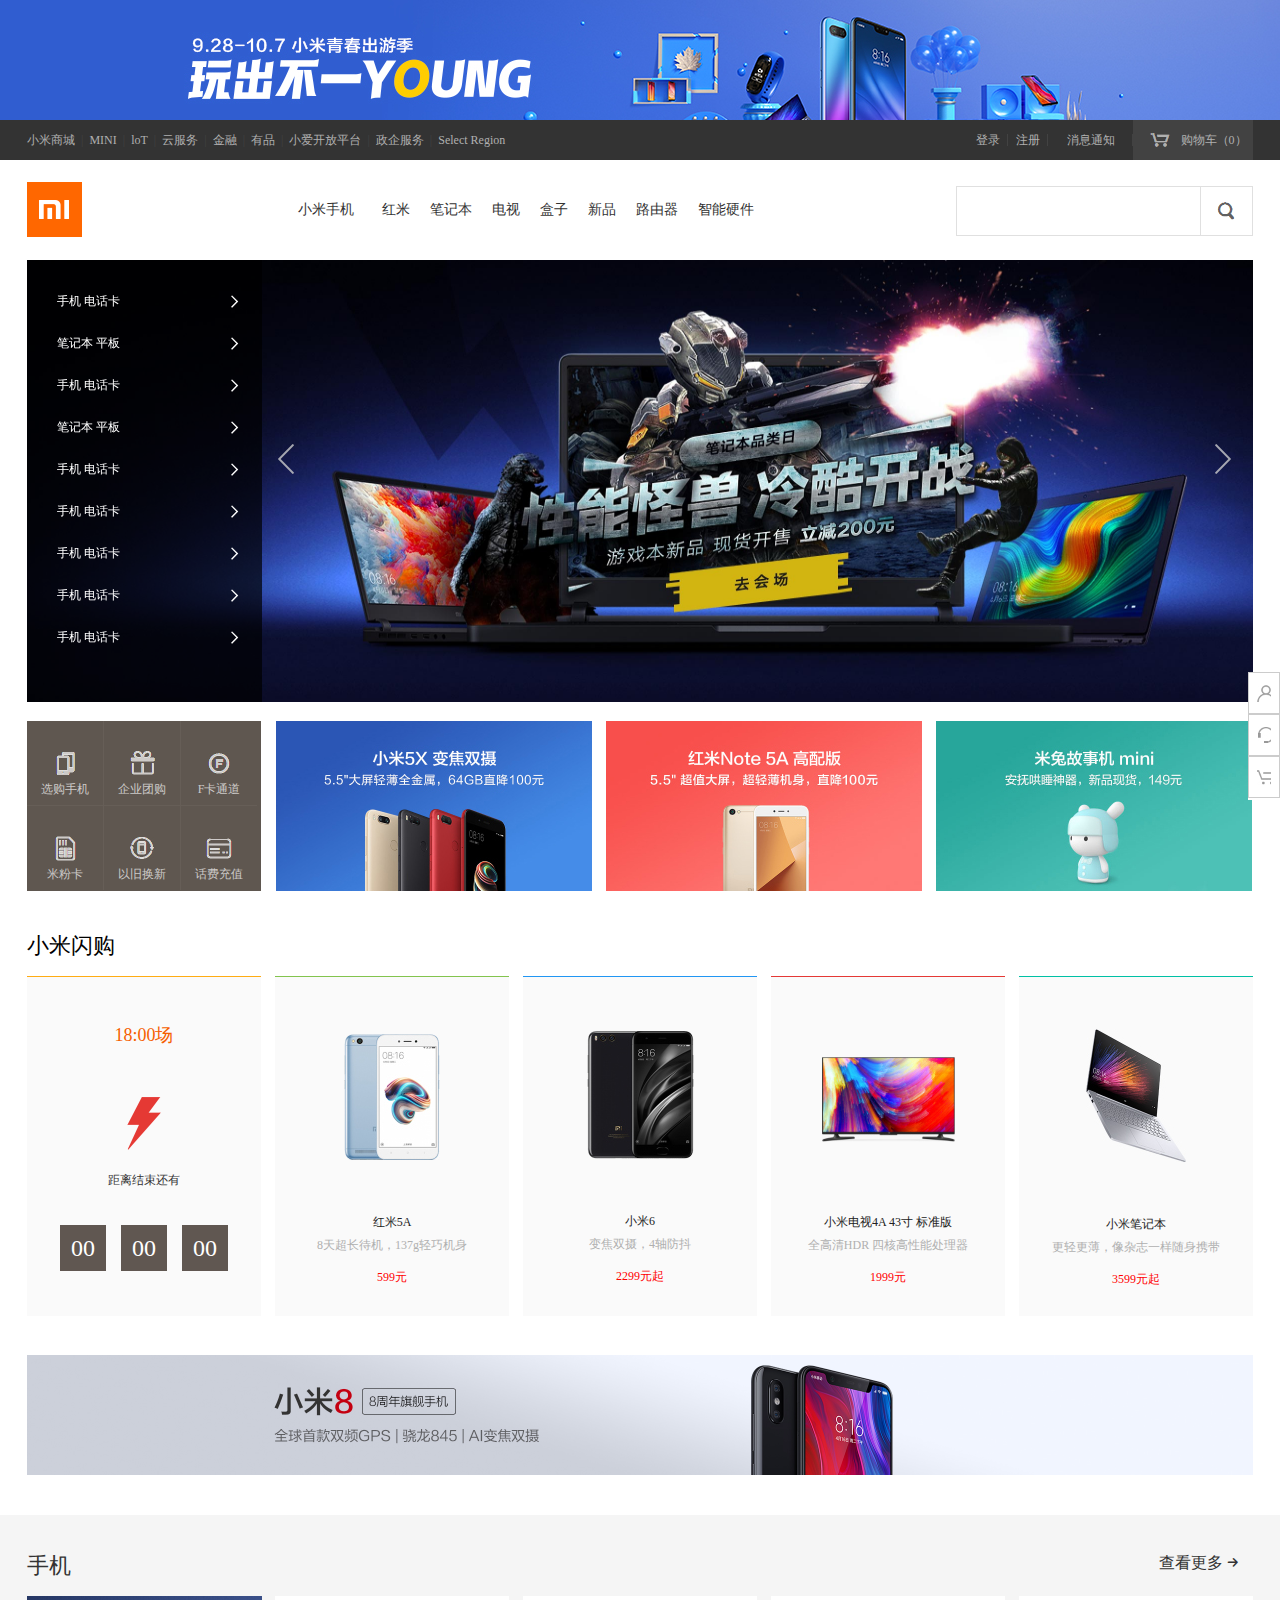
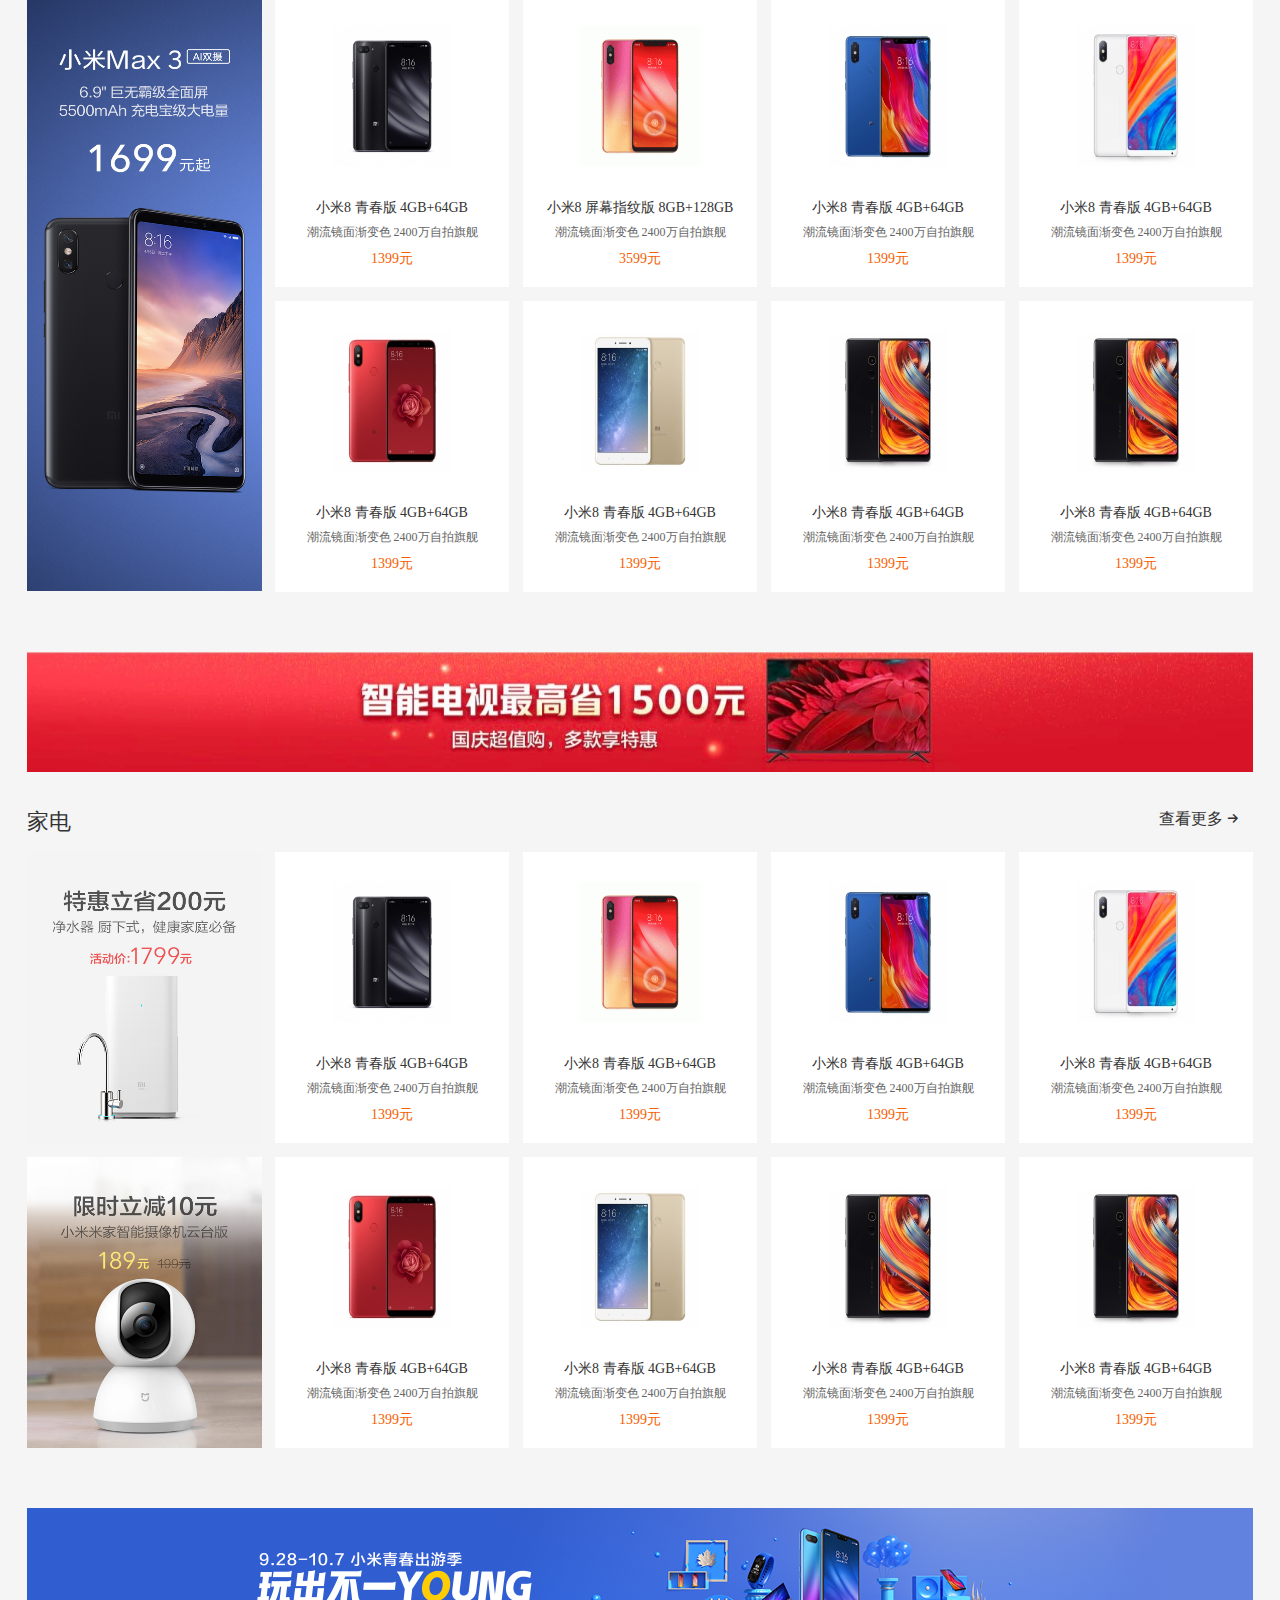
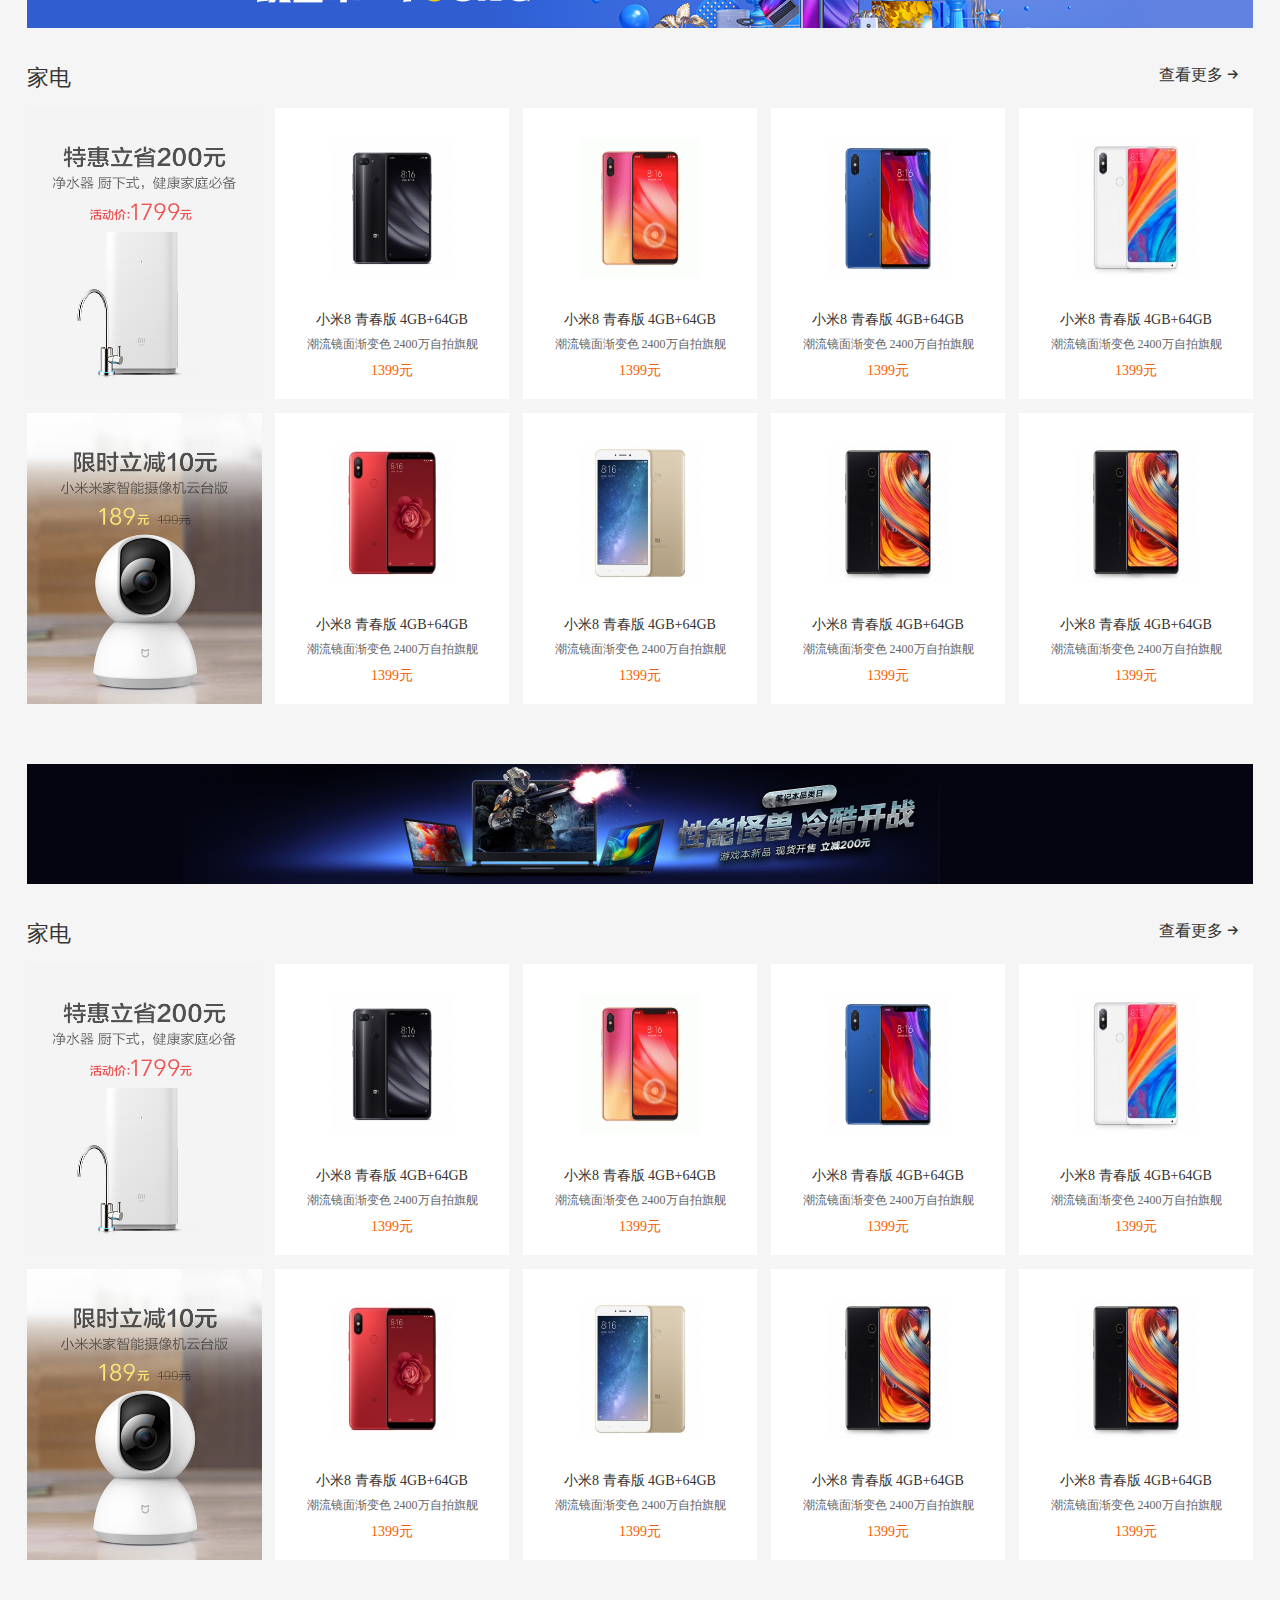
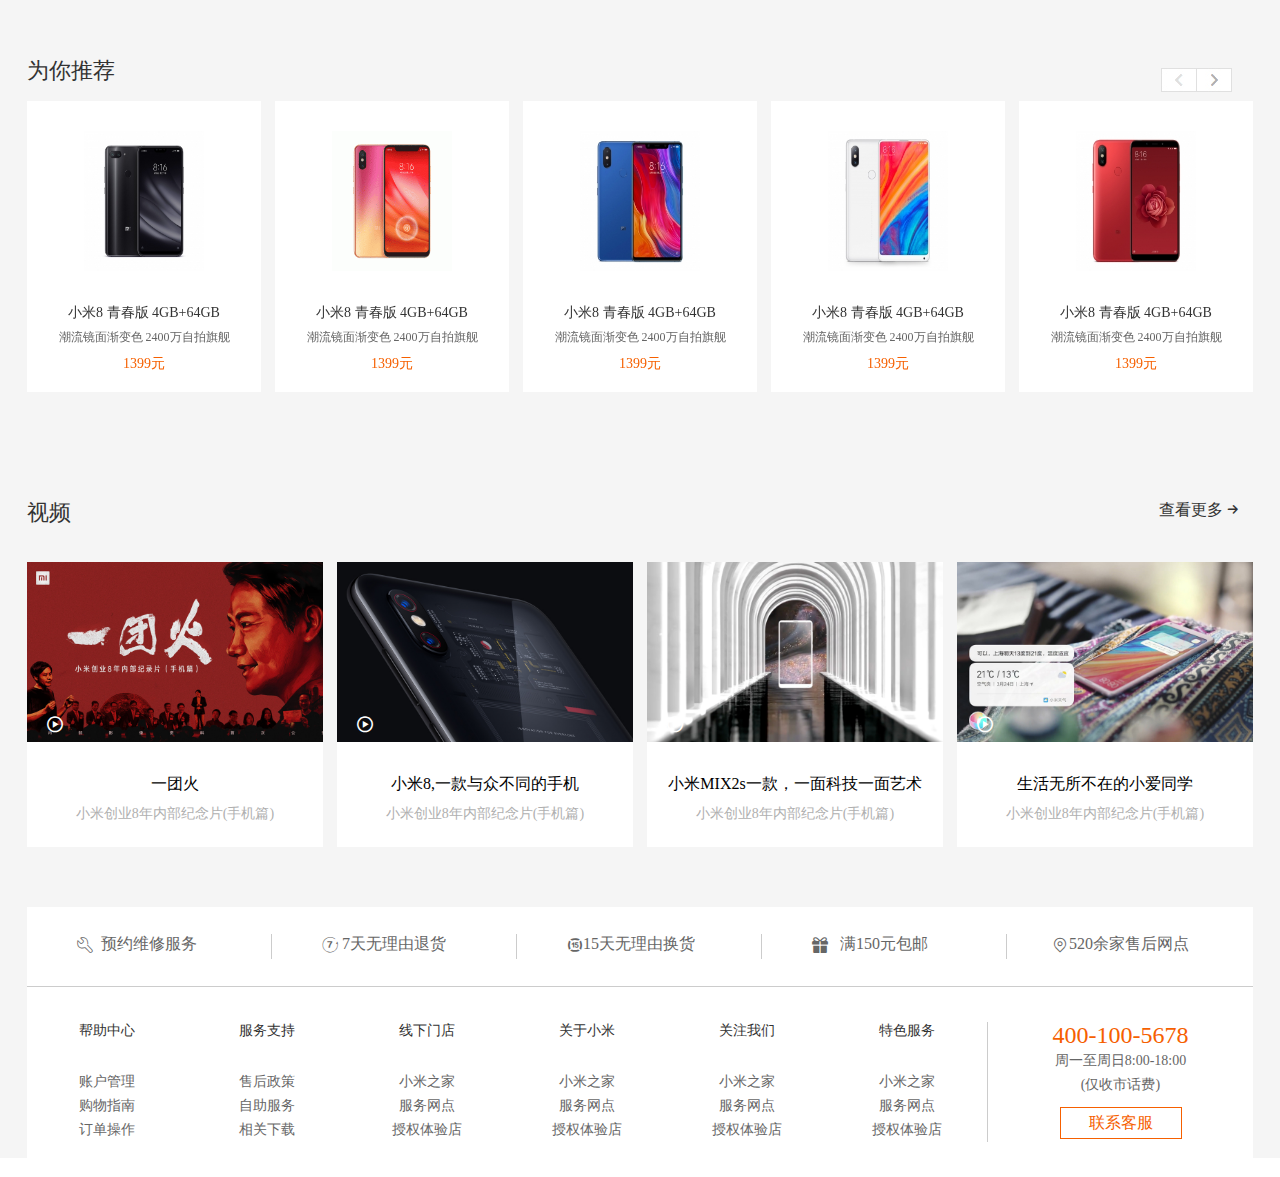
<file: index.html>
<!DOCTYPE html>
<html lang="en">

<head>
    <meta charset="UTF-8">
    <meta name="viewport" content="width=device-width, initial-scale=1.0">
    <meta http-equiv="X-UA-Compatible" content="ie=edge">
    <title>Document</title>
    <link rel="stylesheet" type="text/css" href="css/common.css">
    <link rel="stylesheet" type="text/css" href="css/index.css">
    <link rel="stylesheet" href="css/swiper-3.4.2.min.css">
    <link rel="stylesheet" href="css/iconfont.css">
    <style>
        .swiper-container {width: 1226px;height: 442px;}
        .swiper-wrapper img {width: 100%;height: 100%;}
        #banner .swiper-button-prev{z-index:6;display:block;background: url(images/icon-slides.png) no-repeat -83px 0;width: 40px;height: 69px;
	        position: absolute;border: 0;left: 240px;top: 186px;}
        #banner .swiper-button-prev:hover{z-index:6;display:block;background: url(images/icon-slides.png) no-repeat 0 0;width: 40px;height: 69px;
	        position: absolute;border: 0;left: 240px;top: 186px;}
        #banner .swiper-button-next{z-index:6;display:block;background: url(images/icon-slides.png) no-repeat -127px 0;width:40px;height:69px;
	        position:absolute;right:10px;top: 186px;border: 0;}
        #banner .swiper-button-next:hover{z-index:6;display:block;background: url(images/icon-slides.png) no-repeat -42px 0;width:40px;height:69px;
            position:absolute;right:10px;top: 186px;border: 0;}
        #tuijian .con_btn{position: absolute;width: 92px;height: 100px;right: 10px;top: 30px;}
        #tuijian .swiper-button-prev{display:block;background: url(images/con-1bg1_34.jpg) no-repeat;width: 36px;height: 24px;
	        position: absolute;border: 0;right: 46px;top: 40px;}
        #tuijian .swiper-button-next{display:block;background: url(images/con-1bg2_35.jpg) no-repeat;width:36px;height:24px;
            position:absolute;right:10px;top: 40px;border: 0;}        
    </style>
</head>

<body>
	<!--顶部广告-->
	<div class="top-banner" style="background-image:url(images/cms_15380984394349_MPpBH.jpg);"></div>
			
	<!--top导航-->
    <div id="top">
        <div class="nav-top">
            <ul class="left_nav">
                <li><a href="index.html">小米商城</a><span class="sep">|</span></li>
				<li><a href="">MINI</a><span class="sep">|</span></li>
				<li><a href="">loT</a><span class="sep">|</span></li>
				<li><a href="">云服务</a><span class="sep">|</span></li>
				<li><a href="">金融</a><span class="sep">|</span></li>
				<li><a href="">有品</a><span class="sep">|</span></li>
				<li><a href="">小爱开放平台</a><span class="sep">|</span></li>
				<li><a href="">政企服务</a><span class="sep">|</span></li>
				<li><a href="">Select Region</a></li>
            </ul>
            <ul class="right_nav">
                <li><a href="login.html">登录</a></li>
                <li><a href="register.html">注册</a></li>
                <li><a href="#">消息通知</a></li>
                <li><a href="shop_car.html">购物车<span>（0）</span></a></li>
            </ul>
        </div>
    </div>
    
    <!--主体导航-->
    <div id="main_nav">
        <div class="main_nav">
        	<!--左-->
            <div class="main_navLeft">
                <img src="images/logo_03.png" alt="">
            </div>
            <!--中-->
            <ul class="main_navCenter">
                <li class="li1">
                    <a href="#">小米手机</a>
                    <ul class="first_ul">
                        <li class="child">
                            <p>新品</p>
                            <img src="images/1.jpg">
                            <h3>红米Pro<br /><span>999元起</span></h3>
                        </li>
                        <li class="child">
                            <p>新品</p>
                            <img src="images/2.png">
                            <h3>红米Pro<br /><span>999元起</span></h3>
                        </li>
                        <li class="child">
                            <img src="images/3.jpg">
                            <h3>红米Pro<br /><span>999元起</span></h3>
                        </li>
                        <li class="child_last">
                            <img src="images/4.jpg">
                            <h3>红米Pro<br /><span>999元起</span></h3>
                        </li>
                    </ul>

                </li>

                <li><a href="#">红米</a></li>
                <li><a href="#">笔记本</a></li>
                <li><a href="#">电视</a></li>
                <li><a href="#">盒子</a></li>
                <li><a href="#">新品</a></li>
                <li><a href="#">路由器</a></li>
                <li><a href="#">智能硬件</a></li>
            </ul>
            <!--右-->
            <div class="main_navRight">
                <input class="text" type="text" value="">
                <ul class="search-list">
         
                </ul>
                <input type="submit" class="submit" value="">
            </div>
        </div>
					
		<!--广告-->
        <div id="banner" class="swiper-container">
        	<!--广告导航侧边-->
            <ul class="banner_nav">
                <li><a href="#">手机 电话卡</a>
                    <div class="iconfont icon-arrow-right"></div>
                </li>
                <li class="banner_nav2">
                    <a href="#">笔记本 平板</a>
                    <div class="nav2None">
                        <ul class="first">
                            <li><a href="#">笔记本Air12.5''</a></li>
                            <li><a href="#">笔记本Air13.3'' 独显</a></li>
                            <li><a href="#">笔记本Air13.3'' 集显</a></li>
                            <li><a href="#">笔记本pro15.6'' </a></li>
                            <li><a href="#">USB-C电源适配器</a></li>
                            <li><a href="#">USB-C转接器</a></li>
                        </ul>
                        <ul class="second">
                            <li><a href="#">VGA千兆网口转接器</a></li>
                            <li><a href="#">小米笔记本内胆包</a></li>
                            <li><a href="#">悦米机械键盘</a></li>
                            <li><a href="#">小米便携鼠标</a></li>
                            <li><a href="#">小米无线鼠标</a></li>
                            <li><a href="#">鼠标垫</a></li>
                        </ul>
                        <ul class="third">
                            <li><a href="#">DisplayPort转接器</a></li>
                        </ul>
                    </div>
                    <div class="iconfont icon-arrow-right"></div>
                </li>
                <li><a href="#">手机 电话卡</a>
                    <div class="iconfont icon-arrow-right"></div>
                </li>
                <li><a href="#">笔记本 平板</a>
                    <div class="iconfont icon-arrow-right"></div>
                </li>
                <li><a href="#">手机 电话卡</a>
                    <div class="iconfont icon-arrow-right"></div>
                </li>
                <li><a href="#">手机 电话卡</a>
                    <div class="iconfont icon-arrow-right"></div>
                </li>
                <li><a href="#">手机 电话卡</a>
                    <div class="iconfont icon-arrow-right"></div>
                </li>
                <li><a href="#">手机 电话卡</a>
                    <div class="iconfont icon-arrow-right"></div>
                </li>
                <li><a href="#">手机 电话卡</a>
                    <div class="iconfont icon-arrow-right"></div>
                </li>
            </ul>
            <!--轮播图-->
            <ul class="ul swiper-wrapper">
                <li class="swiper-slide"><img src=" images/banner_1.jpg" alt=""></li>
                <li class="swiper-slide"><img src=" images/banner_2.jpg" alt=""></li>
                <li class="swiper-slide"><img src=" images/banner_3.jpg" alt=""></li>
                <li class="swiper-slide"><img src=" images/banner_4.jpg" alt=""></li>
                <li class="swiper-slide"><img src=" images/banner_5.jpg" alt=""></li>
            </ul>
            <ol class="ol swiper-pagination">
                <li class="active"></li>
                <li></li>
                <li></li>
                <li></li>
                <li></li>
            </ol>
            <a href="javascript:;" class="left-btn swiper-button-prev"></a>
            <a href="javascript:;" class="right-btn swiper-button-next"></a>
        </div>
        
        <!--服务功能-->
        <div id="service">
            <ul class="service_left">
                <li><a href="#">选购手机</a></li>
                <li><a href="#">企业团购</a></li>
                <li><a href="#">F卡通道</a></li>
                <li><a href="#">米粉卡</a></li>
                <li><a href="#">以旧换新</a></li>
                <li><a href="#">话费充值</a></li>
            </ul>
            <div class="service_right">
                <a href="#"><img src="images/con1_1.jpg" alt=""></a>
                <a href="#"><img src="images/con2_1.jpg" alt=""></a>
                <a href="#"><img src="images/con3_1.jpg" alt=""></a>
            </div>
        </div>
               	
        <!--小米闪购-->
        <div class="mi_shopping">
            <p>小米闪购</p>
            <ul class="shopCase">
                <li class="first_li"><a href="#">
                        <p class="p1">18:00场</p>
                        <img src="images/shandian.png" alt="">
                        <p class="p3">距离结束还有</p>
                        <div class="time time1">00</div>
                        <div class="time time2">00</div>
                        <div class="time time3">00</div>
                    </a>

                </li>
                <li><a href="#"><img src="images/img02.jpg" alt="">
                        <p class="p1">红米5A</p>
                        <p class="p2">8天超长待机，137g轻巧机身</p>
                        <p class="p3">599元</p>
                    </a></li>
                <li><a href="#"><img src="images/img03.jpg" alt="">
                        <p class="p1">小米6</p>
                        <p class="p2">变焦双摄，4轴防抖</p>
                        <p class="p3">2299元起</p>
                    </a></li>
                <li><a href="#"><img src="images/img04.jpg" alt="">
                        <p class="p1">小米电视4A 43寸 标准版</p>
                        <p class="p2">全高清HDR 四核高性能处理器</p>
                        <p class="p3">1999元</p>
                    </a></li>
                <li><a href="#"><img src="images/img05.jpg" alt="">
                        <p class="p1">小米笔记本</p>
                        <p class="p2">更轻更薄，像杂志一样随身携带</p>
                        <p class="p3">3599元起</p>
                    </a></li>
            </ul>
        </div>
    </div>
    
    <!--广告-->
    <div class="cons1">
        <img src="images/con1.jpg" alt="">
    </div>
        	
    <!--各种商品列表-->
    <div id="con_box">
        <div id="content2">
            <div id="phone">
                <div class="con_top">
                    <p>手机</p>
                    <a href="#">查看更多
                        <i class="iconfont icon-jiantou"></i></a>
                </div>

                <div class="left4">
                    <a><img src="images/left1.jpg" alt=""></a>
                </div>
                <ul class="right4">
                    <li>
                        <a href=""><img src="images/1.jpg" alt=""></a>
                        <h3>小米8 青春版 4GB+64GB<p>潮流镜面渐变色 2400万自拍旗舰</p><span>1399元</span></h3>
                    </li>
                    <li>
                        <a href="shop.html"><img src="images/2.png" alt=""></a>
                        <h3>小米8 屏幕指纹版 8GB+128GB<p>潮流镜面渐变色 2400万自拍旗舰</p><span>3599元</span></h3>

                    </li>
                    <li>
                        <a href=""><img src="images/3.jpg" alt=""></a>
                        <h3>小米8 青春版 4GB+64GB<p>潮流镜面渐变色 2400万自拍旗舰</p><span>1399元</span></h3>

                    </li>
                    <li>
                        <a href=""><img src="images/4.jpg" alt=""></a>
                        <h3>小米8 青春版 4GB+64GB<p>潮流镜面渐变色 2400万自拍旗舰</p><span>1399元</span></h3>

                    </li>
                    <li>
                        <a href=""><img src="images/5.jpg" alt=""></a>
                        <h3>小米8 青春版 4GB+64GB<p>潮流镜面渐变色 2400万自拍旗舰</p><span>1399元</span></h3>

                    </li>
                    <li>
                        <a href=""><img src="images/6.jpg" alt=""></a>
                        <h3>小米8 青春版 4GB+64GB<p>潮流镜面渐变色 2400万自拍旗舰</p><span>1399元</span></h3>

                    </li>
                    <li>
                        <a href=""><img src="images/7.jpg" alt=""></a>
                        <h3>小米8 青春版 4GB+64GB<p>潮流镜面渐变色 2400万自拍旗舰</p><span>1399元</span></h3>

                    </li>
                    <li>
                        <a href=""><img src="images/7.jpg" alt=""></a>
                        <h3>小米8 青春版 4GB+64GB<p>潮流镜面渐变色 2400万自拍旗舰</p><span>1399元</span></h3>

                    </li>
                </ul>
            </div>
        </div>
        <div class="cons1">
            <img src="images/con2.jpg" alt="">
        </div>
        <div id="content2">
            <div id="jiadian">
                <div class="con_top">
                    <p>家电</p>
                    <a href="#">查看更多
                        <i class="iconfont icon-jiantou"></i></a>
                </div>

                <ul class="left4">
                    <li><a><img src="images/left2.jpg" alt=""></a></li>
                    <li><a><img src="images/left3.jpg" alt=""></a></li>
                </ul>
                <ul class="right4">
                    <li>
                        <a href=""><img src="images/1.jpg" alt=""></a>
                        <h3>小米8 青春版 4GB+64GB<p>潮流镜面渐变色 2400万自拍旗舰</p><span>1399元</span></h3>
                        <div class="right4_box">
                            <h5>尺寸正好，画质清晰，送货上门，非常满意</h5>
                            <h6>来自大亨的评论</h6>
                        </div>
                    </li>
                    <li>
                        <a href=""><img src="images/2.png" alt=""></a>
                        <h3>小米8 青春版 4GB+64GB<p>潮流镜面渐变色 2400万自拍旗舰</p><span>1399元</span></h3>
                        <div class="right4_box">
                            <h5>尺寸正好，画质清晰，送货上门，非常满意</h5>
                            <h6>来自大亨的评论</h6>
                        </div>
                    </li>
                    <li>
                        <a href=""><img src="images/3.jpg" alt=""></a>
                        <h3>小米8 青春版 4GB+64GB<p>潮流镜面渐变色 2400万自拍旗舰</p><span>1399元</span></h3>
                        <div class="right4_box">
                            <h5>尺寸正好，画质清晰，送货上门，非常满意</h5>
                            <h6>来自大亨的评论</h6>
                        </div>
                    </li>
                    <li>
                        <a href=""><img src="images/4.jpg" alt=""></a>
                        <h3>小米8 青春版 4GB+64GB<p>潮流镜面渐变色 2400万自拍旗舰</p><span>1399元</span></h3>
                        <div class="right4_box">
                            <h5>尺寸正好，画质清晰，送货上门，非常满意</h5>
                            <h6>来自大亨的评论</h6>
                        </div>
                    </li>
                    <li>
                        <a href=""><img src="images/5.jpg" alt=""></a>
                        <h3>小米8 青春版 4GB+64GB<p>潮流镜面渐变色 2400万自拍旗舰</p><span>1399元</span></h3>
                        <div class="right4_box">
                            <h5>尺寸正好，画质清晰，送货上门，非常满意</h5>
                            <h6>来自大亨的评论</h6>
                        </div>
                    </li>
                    <li>
                        <a href=""><img src="images/6.jpg" alt=""></a>
                        <h3>小米8 青春版 4GB+64GB<p>潮流镜面渐变色 2400万自拍旗舰</p><span>1399元</span></h3>
                        <div class="right4_box">
                            <h5>尺寸正好，画质清晰，送货上门，非常满意</h5>
                            <h6>来自大亨的评论</h6>
                        </div>
                    </li>
                    <li>
                        <a href=""><img src="images/7.jpg" alt=""></a>
                        <h3>小米8 青春版 4GB+64GB<p>潮流镜面渐变色 2400万自拍旗舰</p><span>1399元</span></h3>
                        <div class="right4_box">
                            <h5>尺寸正好，画质清晰，送货上门，非常满意</h5>
                            <h6>来自大亨的评论</h6>
                        </div>
                    </li>
                    <li>
                        <a href=""><img src="images/7.jpg" alt=""></a>
                        <h3>小米8 青春版 4GB+64GB<p>潮流镜面渐变色 2400万自拍旗舰</p><span>1399元</span></h3>
                        <div class="right4_box">
                            <h5>尺寸正好，画质清晰，送货上门，非常满意</h5>
                            <h6>来自大亨的评论</h6>
                        </div>
                    </li>
                </ul>
            </div>
        </div>
        <div class="cons1">
            <img src="images/con3.jpg" alt="">
        </div>
        <div id="content2">
            <div id="jiadian">
                <div class="con_top">
                    <p>家电</p>
                    <a href="#">查看更多
                        <i class="iconfont icon-jiantou"></i></a>
                </div>

                <ul class="left4">
                    <li><a><img src="images/left2.jpg" alt=""></a></li>
                    <li><a><img src="images/left3.jpg" alt=""></a></li>
                </ul>
                <ul class="right4">
                    <li>
                        <a href=""><img src="images/1.jpg" alt=""></a>
                        <h3>小米8 青春版 4GB+64GB<p>潮流镜面渐变色 2400万自拍旗舰</p><span>1399元</span></h3>
                        <div class="right4_box">
                            <h5>尺寸正好，画质清晰，送货上门，非常满意</h5>
                            <h6>来自大亨的评论</h6>
                        </div>
                    </li>
                    <li>
                        <a href=""><img src="images/2.png" alt=""></a>
                        <h3>小米8 青春版 4GB+64GB<p>潮流镜面渐变色 2400万自拍旗舰</p><span>1399元</span></h3>
                        <div class="right4_box">
                            <h5>尺寸正好，画质清晰，送货上门，非常满意</h5>
                            <h6>来自大亨的评论</h6>
                        </div>
                    </li>
                    <li>
                        <a href=""><img src="images/3.jpg" alt=""></a>
                        <h3>小米8 青春版 4GB+64GB<p>潮流镜面渐变色 2400万自拍旗舰</p><span>1399元</span></h3>
                        <div class="right4_box">
                            <h5>尺寸正好，画质清晰，送货上门，非常满意</h5>
                            <h6>来自大亨的评论</h6>
                        </div>
                    </li>
                    <li>
                        <a href=""><img src="images/4.jpg" alt=""></a>
                        <h3>小米8 青春版 4GB+64GB<p>潮流镜面渐变色 2400万自拍旗舰</p><span>1399元</span></h3>
                        <div class="right4_box">
                            <h5>尺寸正好，画质清晰，送货上门，非常满意</h5>
                            <h6>来自大亨的评论</h6>
                        </div>
                    </li>
                    <li>
                        <a href=""><img src="images/5.jpg" alt=""></a>
                        <h3>小米8 青春版 4GB+64GB<p>潮流镜面渐变色 2400万自拍旗舰</p><span>1399元</span></h3>
                        <div class="right4_box">
                            <h5>尺寸正好，画质清晰，送货上门，非常满意</h5>
                            <h6>来自大亨的评论</h6>
                        </div>
                    </li>
                    <li>
                        <a href=""><img src="images/6.jpg" alt=""></a>
                        <h3>小米8 青春版 4GB+64GB<p>潮流镜面渐变色 2400万自拍旗舰</p><span>1399元</span></h3>
                        <div class="right4_box">
                            <h5>尺寸正好，画质清晰，送货上门，非常满意</h5>
                            <h6>来自大亨的评论</h6>
                        </div>
                    </li>
                    <li>
                        <a href=""><img src="images/7.jpg" alt=""></a>
                        <h3>小米8 青春版 4GB+64GB<p>潮流镜面渐变色 2400万自拍旗舰</p><span>1399元</span></h3>
                        <div class="right4_box">
                            <h5>尺寸正好，画质清晰，送货上门，非常满意</h5>
                            <h6>来自大亨的评论</h6>
                        </div>
                    </li>
                    <li>
                        <a href=""><img src="images/7.jpg" alt=""></a>
                        <h3>小米8 青春版 4GB+64GB<p>潮流镜面渐变色 2400万自拍旗舰</p><span>1399元</span></h3>
                        <div class="right4_box">
                            <h5>尺寸正好，画质清晰，送货上门，非常满意</h5>
                            <h6>来自大亨的评论</h6>
                        </div>
                    </li>
                </ul>
            </div>
        </div>
        <div class="cons1">
            <img src="images/con4.jpg" alt="">
        </div>
        <div id="content2">
            <div id="jiadian">
                <div class="con_top">
                    <p>家电</p>
                    <a href="#">查看更多
                        <i class="iconfont icon-jiantou"></i></a>
                </div>

                <ul class="left4">
                    <li><a><img src="images/left2.jpg" alt=""></a></li>
                    <li><a><img src="images/left3.jpg" alt=""></a></li>
                </ul>
                <ul class="right4">
                    <li>
                        <a href=""><img src="images/1.jpg" alt=""></a>
                        <h3>小米8 青春版 4GB+64GB<p>潮流镜面渐变色 2400万自拍旗舰</p><span>1399元</span></h3>
                        <div class="right4_box">
                            <h5>尺寸正好，画质清晰，送货上门，非常满意</h5>
                            <h6>来自大亨的评论</h6>
                        </div>
                    </li>
                    <li>
                        <a href=""><img src="images/2.png" alt=""></a>
                        <h3>小米8 青春版 4GB+64GB<p>潮流镜面渐变色 2400万自拍旗舰</p><span>1399元</span></h3>
                        <div class="right4_box">
                            <h5>尺寸正好，画质清晰，送货上门，非常满意</h5>
                            <h6>来自大亨的评论</h6>
                        </div>
                    </li>
                    <li>
                        <a href=""><img src="images/3.jpg" alt=""></a>
                        <h3>小米8 青春版 4GB+64GB<p>潮流镜面渐变色 2400万自拍旗舰</p><span>1399元</span></h3>
                        <div class="right4_box">
                            <h5>尺寸正好，画质清晰，送货上门，非常满意</h5>
                            <h6>来自大亨的评论</h6>
                        </div>
                    </li>
                    <li>
                        <a href=""><img src="images/4.jpg" alt=""></a>
                        <h3>小米8 青春版 4GB+64GB<p>潮流镜面渐变色 2400万自拍旗舰</p><span>1399元</span></h3>
                        <div class="right4_box">
                            <h5>尺寸正好，画质清晰，送货上门，非常满意</h5>
                            <h6>来自大亨的评论</h6>
                        </div>
                    </li>
                    <li>
                        <a href=""><img src="images/5.jpg" alt=""></a>
                        <h3>小米8 青春版 4GB+64GB<p>潮流镜面渐变色 2400万自拍旗舰</p><span>1399元</span></h3>
                        <div class="right4_box">
                            <h5>尺寸正好，画质清晰，送货上门，非常满意</h5>
                            <h6>来自大亨的评论</h6>
                        </div>
                    </li>
                    <li>
                        <a href=""><img src="images/6.jpg" alt=""></a>
                        <h3>小米8 青春版 4GB+64GB<p>潮流镜面渐变色 2400万自拍旗舰</p><span>1399元</span></h3>
                        <div class="right4_box">
                            <h5>尺寸正好，画质清晰，送货上门，非常满意</h5>
                            <h6>来自大亨的评论</h6>
                        </div>
                    </li>
                    <li>
                        <a href=""><img src="images/7.jpg" alt=""></a>
                        <h3>小米8 青春版 4GB+64GB<p>潮流镜面渐变色 2400万自拍旗舰</p><span>1399元</span></h3>
                        <div class="right4_box">
                            <h5>尺寸正好，画质清晰，送货上门，非常满意</h5>
                            <h6>来自大亨的评论</h6>
                        </div>
                    </li>
                    <li>
                        <a href=""><img src="images/7.jpg" alt=""></a>
                        <h3>小米8 青春版 4GB+64GB<p>潮流镜面渐变色 2400万自拍旗舰</p><span>1399元</span></h3>
                        <div class="right4_box">
                            <h5>尺寸正好，画质清晰，送货上门，非常满意</h5>
                            <h6>来自大亨的评论</h6>
                        </div>
                    </li>
                </ul>
            </div>
        </div>
        <div id="content2" class="swiper-container">
            <div id="tuijian">
                <div class="con_top">
                    <p>为你推荐</p>
                    <div class="con_btn">
                        <a href="javascript:;" class="left-btn1 swiper-button-prev"></a>
                        <a href="javascript:;" class="right-btn1 swiper-button-next"></a>
                    </div>
                </div>
                <ul class="ul swiper-wrapper">
                    <li class="swiper-slide">
                        <ul class="right4">
                            <li>
                                <a href=""><img src="images/1.jpg" alt=""></a>
                                <h3>小米8 青春版 4GB+64GB<p>潮流镜面渐变色 2400万自拍旗舰</p><span>1399元</span></h3>

                            </li>
                            <li>
                                <a href=""><img src="images/2.png" alt=""></a>
                                <h3>小米8 青春版 4GB+64GB<p>潮流镜面渐变色 2400万自拍旗舰</p><span>1399元</span></h3>

                            </li>
                            <li>
                                <a href=""><img src="images/3.jpg" alt=""></a>
                                <h3>小米8 青春版 4GB+64GB<p>潮流镜面渐变色 2400万自拍旗舰</p><span>1399元</span></h3>

                            </li>
                            <li>
                                <a href=""><img src="images/4.jpg" alt=""></a>
                                <h3>小米8 青春版 4GB+64GB<p>潮流镜面渐变色 2400万自拍旗舰</p><span>1399元</span></h3>

                            </li>
                            <li>
                                <a href=""><img src="images/5.jpg" alt=""></a>
                                <h3>小米8 青春版 4GB+64GB<p>潮流镜面渐变色 2400万自拍旗舰</p><span>1399元</span></h3>
                            </li>
                        </ul>
                    </li>
                    <li class="swiper-slide">
                        <ul class="right4">
                            <li>
                                <a href=""><img src="images/7.jpg" alt=""></a>
                                <h3>小米8 青春版 4GB+64GB<p>潮流镜面渐变色 2400万自拍旗舰</p><span>1399元</span></h3>

                            </li>
                            <li>
                                <a href=""><img src="images/7.jpg" alt=""></a>
                                <h3>小米8 青春版 4GB+64GB<p>潮流镜面渐变色 2400万自拍旗舰</p><span>1399元</span></h3>

                            </li>
                            <li>
                                <a href=""><img src="images/7.jpg" alt=""></a>
                                <h3>小米8 青春版 4GB+64GB<p>潮流镜面渐变色 2400万自拍旗舰</p><span>1399元</span></h3>

                            </li>
                            <li>
                                <a href=""><img src="images/7.jpg" alt=""></a>
                                <h3>小米8 青春版 4GB+64GB<p>潮流镜面渐变色 2400万自拍旗舰</p><span>1399元</span></h3>

                            </li>
                            <li>
                                <a href=""><img src="images/7.jpg" alt=""></a>
                                <h3>小米8 青春版 4GB+64GB<p>潮流镜面渐变色 2400万自拍旗舰</p><span>1399元</span></h3>
                            </li>
                        </ul>
                    </li>
                    <li class="swiper-slide">
                        <ul class="right4">
                            <li>
                                <a href=""><img src="images/7.jpg" alt=""></a>
                                <h3>小米8 青春版 4GB+64GB<p>潮流镜面渐变色 2400万自拍旗舰</p><span>1399元</span></h3>

                            </li>
                            <li>
                                <a href=""><img src="images/7.jpg" alt=""></a>
                                <h3>小米8 青春版 4GB+64GB<p>潮流镜面渐变色 2400万自拍旗舰</p><span>1399元</span></h3>

                            </li>
                            <li>
                                <a href=""><img src="images/7.jpg" alt=""></a>
                                <h3>小米8 青春版 4GB+64GB<p>潮流镜面渐变色 2400万自拍旗舰</p><span>1399元</span></h3>

                            </li>
                            <li>
                                <a href=""><img src="images/7.jpg" alt=""></a>
                                <h3>小米8 青春版 4GB+64GB<p>潮流镜面渐变色 2400万自拍旗舰</p><span>1399元</span></h3>

                            </li>
                            <li>
                                <a href=""><img src="images/7.jpg" alt=""></a>
                                <h3>小米8 青春版 4GB+64GB<p>潮流镜面渐变色 2400万自拍旗舰</p><span>1399元</span></h3>
                            </li>
                        </ul>
                    </li>
                    <li class="swiper-slide">
                        <ul class="right4">
                            <li>
                                <a href=""><img src="images/7.jpg" alt=""></a>
                                <h3>小米8 青春版 4GB+64GB<p>潮流镜面渐变色 2400万自拍旗舰</p><span>1399元</span></h3>

                            </li>
                            <li>
                                <a href=""><img src="images/7.jpg" alt=""></a>
                                <h3>小米8 青春版 4GB+64GB<p>潮流镜面渐变色 2400万自拍旗舰</p><span>1399元</span></h3>

                            </li>
                            <li>
                                <a href=""><img src="images/7.jpg" alt=""></a>
                                <h3>小米8 青春版 4GB+64GB<p>潮流镜面渐变色 2400万自拍旗舰</p><span>1399元</span></h3>

                            </li>
                            <li>
                                <a href=""><img src="images/7.jpg" alt=""></a>
                                <h3>小米8 青春版 4GB+64GB<p>潮流镜面渐变色 2400万自拍旗舰</p><span>1399元</span></h3>

                            </li>
                            <li>
                                <a href=""><img src="images/7.jpg" alt=""></a>
                                <h3>小米8 青春版 4GB+64GB<p>潮流镜面渐变色 2400万自拍旗舰</p><span>1399元</span></h3>
                            </li>
                        </ul>
                    </li>
                    <li class="swiper-slide">
                        <ul class="right4">
                            <li>
                                <a href=""><img src="images/7.jpg" alt=""></a>
                                <h3>小米8 青春版 4GB+64GB<p>潮流镜面渐变色 2400万自拍旗舰</p><span>1399元</span></h3>

                            </li>
                            <li>
                                <a href=""><img src="images/7.jpg" alt=""></a>
                                <h3>小米8 青春版 4GB+64GB<p>潮流镜面渐变色 2400万自拍旗舰</p><span>1399元</span></h3>

                            </li>
                            <li>
                                <a href=""><img src="images/7.jpg" alt=""></a>
                                <h3>小米8 青春版 4GB+64GB<p>潮流镜面渐变色 2400万自拍旗舰</p><span>1399元</span></h3>

                            </li>
                            <li>
                                <a href=""><img src="images/7.jpg" alt=""></a>
                                <h3>小米8 青春版 4GB+64GB<p>潮流镜面渐变色 2400万自拍旗舰</p><span>1399元</span></h3>

                            </li>
                            <li>
                                <a href=""><img src="images/7.jpg" alt=""></a>
                                <h3>小米8 青春版 4GB+64GB<p>潮流镜面渐变色 2400万自拍旗舰</p><span>1399元</span></h3>
                            </li>
                        </ul>
                    </li>
                </ul>
            </div>
        </div>
        <div id="content2">
            <div id="vedio">
                <div class="con_top">
                        <p>视频</p>
                        <a href="#">查看更多
                        <i class="iconfont icon-jiantou"></i></a>
                </div>
                <ul class="vedio_box">
                    <li>
                        <a href="vedioes/vedio1.mp4">
                            <img src="images/vedio1.jpg" alt="" title="点击查看视频">
                            <i class="iconfont icon-bofang"></i>
                        </a>
                        <h3>一团火</h3>
                        <p>小米创业8年内部纪念片(手机篇)</p>
                        
                    </li>
                    <li>
                        <a href="vedioes/vedio2.mp4">
                            <img src="images/vedio2.jpg" alt="" title="点击查看视频">
                            <i class="iconfont icon-bofang"></i>
                        </a>
                        <h3>小米8,一款与众不同的手机</h3>
                        <p>小米创业8年内部纪念片(手机篇)</p>
                    </li>
                    <li>
                        <a href="vedioes/vedio3.mp4">
                            <img src="images/vedio3.jpg" alt="" title="点击查看视频">
                            <i class="iconfont icon-bofang"></i>
                        </a>
                        <h3>小米MIX2s一款，一面科技一面艺术</h3>
                        <p>小米创业8年内部纪念片(手机篇)</p>
                    </li>
                    <li>
                        <a href="vedioes/vedio4.mp4">
                            <img src="images/vedio4.jpg" alt="" title="点击查看视频">
                            <i class="iconfont icon-bofang"></i>
                        </a>
                        <h3>生活无所不在的小爱同学</h3>
                        <p>小米创业8年内部纪念片(手机篇)</p>
                    </li>
                </ul>
                <div id="footer_top">
                    <ul class="top_f">
                        <li>
                            <a href="">预约维修服务<i class="iconfont icon-weixiu"></i></a>
                            
                        </li>
                        <li>
                            <a href="">7天无理由退货<i class="iconfont icon-sevenday"></i></a>
                            
                        </li>
                        <li>
                            <a href="">15天无理由换货<i class="iconfont icon-xiangqing-shiwutiantui"></i></a>
                            
                        </li>
                        <li>
                            <a href="">满150元包邮<i class="iconfont icon-lipin"></i></a>
                            
                        </li>
                        <li>
                            <a href="">520余家售后网点<i class="iconfont icon-dingwei"></i></a>
                            
                        </li>
                    </ul>
                    <ul class="b_f">
                        <li>
                            <ul class="b_fbox">
                                <li>帮助中心</li>
                                <li><a href="">账户管理</a></li>
                                <li><a href="">购物指南</a></li>
                                <li><a href="">订单操作</a></li>
                            </ul>
                        </li>
                        <li>
                            <ul class="b_fbox">
                                <li>服务支持</li>
                                <li><a href="">售后政策</a></li>
                                <li><a href="">自助服务</a></li>
                                <li><a href="">相关下载</a></li>
                            </ul>
                        </li>
                        <li>
                            <ul class="b_fbox">
                                <li>线下门店</li>
                                <li><a href="">小米之家</a></li>
                                <li><a href="">服务网点</a></li>
                                <li><a href="">授权体验店</a></li>
                            </ul>
                        </li>
                        <li>
                            <ul class="b_fbox">
                                <li>关于小米</li>
                                <li><a href="">小米之家</a></li>
                                <li><a href="">服务网点</a></li>
                                <li><a href="">授权体验店</a></li>
                            </ul>
                        </li>
                        <li>
                            <ul class="b_fbox">
                                <li>关注我们</li>
                                <li><a href="">小米之家</a></li>
                                <li><a href="">服务网点</a></li>
                                <li><a href="">授权体验店</a></li>
                            </ul>
                        </li>
                        <li>
                            <ul class="b_fbox">
                                <li>特色服务</li>
                                <li><a href="">小米之家</a></li>
                                <li><a href="">服务网点</a></li>
                                <li><a href="">授权体验店</a></li>
                            </ul>
                        </li>
                    </ul>
                    <div class="b_left">
                        <h2>400-100-5678</h2>
                        <p>周一至周日8:00-18:00</p>
                        <p>(仅收市话费)</p>
                        <span>联系客服</span>
                    </div>
                </div>
            </div>
        </div>
    </div>
	<ul class="side_nav" style="position: fixed;bottom:100px;right:0;background: white;z-index: 20;">
            	<li style="background: url(images/icon2.jpg) no-repeat center center;"><p>个人中心</p></li>
            	<li style="background: url(images/icon1.jpg) no-repeat center center;"><p>联系客服</p></li>
            	<li style="background: url(images/icon3.jpg) no-repeat center center;"><p>购物车</p></li>
            	<li class="last_nav" style="background: url(images/icon4.jpg) no-repeat center center white;display: none;"><p>回顶部</p></li>
    </ul>    
    <script src="js/index.js"></script>
    <script src="js/jquery.min.js"></script>
    <script src="js/swiper-3.4.2.min.js"></script>
    <script src="js/jsonp.js"></script>
    <script src="js/input.js"></script>
    <script>
        index.init();
        xiaomiInput.init('.main_navRight');
        var mySwiper = new Swiper('.swiper-container', {
            pagination: '.swiper-pagination',
            nextButton: '.swiper-button-next',
            prevButton: '.swiper-button-prev',
            paginationClickable: true,
            spaceBetween: 30,
            centeredSlides: true,
            autoplay: 2500,
            autoplayDisableOnInteraction: false,
            loop: true,
        })
        $(function(){
        	$(".main_navCenter>li").hover(function(){
	        	$('.first_ul').stop().slideToggle();
	        })
        	$('.side_nav>li:nth-child(1)').hover(function(){
        		$('.side_nav>li:nth-child(1)>p').toggle();
        	})
        	$('.side_nav>li:nth-child(2)').hover(function(){
        		$('.side_nav>li:nth-child(2)>p').toggle();
        	})
        	$('.side_nav>li:nth-child(3)').hover(function(){
        		$('.side_nav>li:nth-child(3)>p').toggle();
        	})
        	$('.side_nav>li:nth-child(4)').hover(function(){
        		$('.side_nav>li:nth-child(4)>p').toggle();
        	})
        })
//      $(function(){
//           function handler(event) {
//			    var $target = $(event.target);
//			    if( $target.is("li") ) {
//			      $target.children().toggle();
//			    }
//			  }
//			  $("li").hover(handler).find("p").toggle();
//       })
        $(function(){
        	$(window).scroll(function(){
        		var _height = $(window).scrollTop();
        		if(_height>800){
        			$('.last_nav').fadeIn(500);
        		}else{
        			$('.last_nav').fadeOut(500);
        		}
        	})
        	$('.last_nav').click(function(){
        		$('html').animate({scrollTop:0},1000);
			})
        })
    </script>
</body>

</html>
</file>
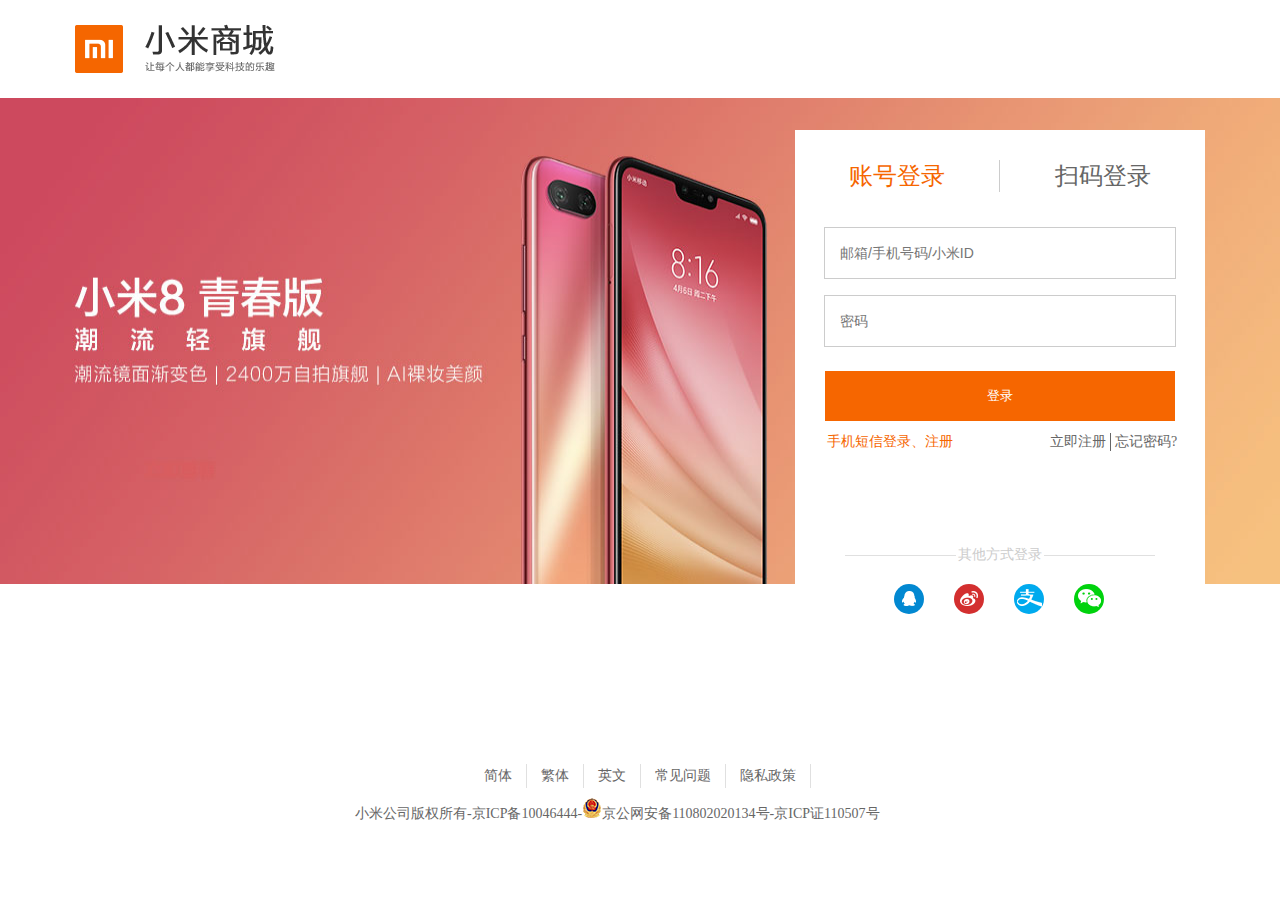
<file: login.html>
<!DOCTYPE html>
<html lang="en">

<head>
    <meta charset="UTF-8">
    <meta name="viewport" content="width=device-width, initial-scale=1.0">
    <meta http-equiv="X-UA-Compatible" content="ie=edge">
    <title>Document</title>
    <link rel="stylesheet" href="css/login.css">
</head>

<body>
    <div id="head">
        <div class="top"><img src="images/mistore_logo.png" alt=""></div>
    </div>
    <div id="banner">
        <ul class="banner_box">
            <li class="form">
                <div class="form_top">
                    <h2 class="h2_1">
                        <a href="#">账号登录</a></h2>
                    <h2 class="h2_2"><a href="#">扫码登录</a></h2>
                </div>
                <form action="" method="GET" class="form_box" onsubmit="return false" autocomplete="off">
                    <input type="text" class="inpt" name="username" placeholder="邮箱/手机号码/小米ID">
                    <input type="password" class="inpt" name="password" placeholder="密码">
                    <button type="submit" name="login-btn" class="login-btn">登录</button>
                </form>

                <p class="p1"><a href="#">手机短信登录、注册</a></p>
                <span>
                    <p class="p2"><a href="register.html">立即注册</a></p>
                    <p class="p3"><a href="#">忘记密码?</a></p>
                </span>
                <div class="banner_foot">
                    <fieldset class="ft_top">
                        <legend class="ft_tep" align="center">其他方式登录</legend>
                    </fieldset>
                    <div class="icon">
                        <div class="qq">
                            <div></div>
                        </div>
                        <div class="wbo">
                            <div></div>
                        </div>
                        <div class="zfb">
                            <div></div>
                        </div>
                        <div class="wx">
                            <div></div>
                        </div>
                    </div>
                </div>
            </li>
            <li class="form_sm">
                <div class="form_top">
                    <h2 class="h2_1"><a href="#">账号登录</a></h2>
                    <h2 class="h2_2"><a href="#">扫码登录</a></h2>
                </div>
                <img src="images/ewm.png" alt="">
                <div class="text">使用<a>小米商城APP</a>扫一扫</div>
                <p>小米手机可打开【设置】>【小米账号】>扫码登录</p>
            </li>
        </ul>
    </div>
    <div id="footer">
        <div id="footer_box">
            <ul class="footer_top">
                <li><a href="#">简体</a></li>
                <li><a href="#">繁体</a></li>
                <li><a href="#">英文</li>
                <li><a href="#" target="_blank">常见问题</a></li>
                <li><a href="#" target="_blank">隐私政策</a></li>
            </ul>
            <div class="footer_bottom">
                <p>小米公司版权所有-京ICP备10046444-<img src="images/ghs.png" alt="">京公网安备110802020134号-京ICP证110507号</p>
            </div>
        </div>
    </div>

    <script src="js/ajax.js"></script>
    <script src="js/login.js"></script>
    <script>
        login.init('.form_box');
    </script>
</body>

</html>
</file>
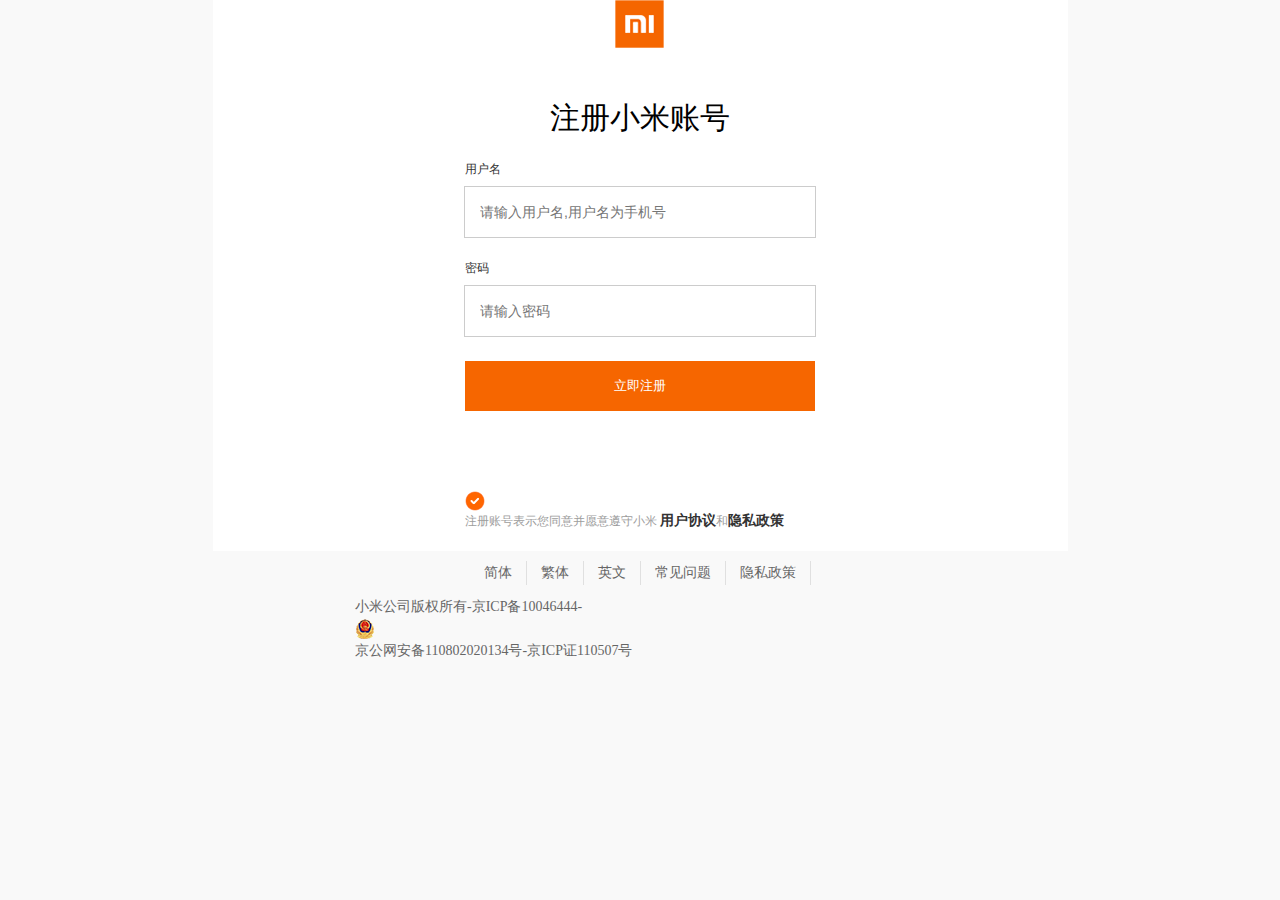
<file: register.html>
<!DOCTYPE html>
<html lang="en">

<head>
    <meta charset="UTF-8">
    <meta name="viewport" content="width=device-width, initial-scale=1.0">
    <meta http-equiv="X-UA-Compatible" content="ie=edge">
    <title>注册</title>
    <link rel="stylesheet" href="css/common.css">
    <link rel="stylesheet" href="css/register.css">
</head>

<body>
    <div id="box">
        <div id="head">
            <img src="images/milogo.png" alt="">
        </div>
        <form action="" method="GET" class="form_box" onsubmit="return false" autocomplete="off">
            <h2>注册小米账号</h2>
            <p>用户名</p>
            <input type="text" class="inpt" name="username" placeholder="请输入用户名,用户名为手机号">
            <p class="p2">成功注册账号后，用户名将不能被修改</p>
            <p class="p3">密码</p>
            <input type="password" class="inpt" name="password" placeholder="请输入密码">
            <p class="p5"><!--<img src="images/tx.png" alt="">-->密码不能为空</p>
            <button type="submit" name="login-btn" class="login-btn">立即注册</button>
            <p class="p4"><img src="images/zhuc.png" alt="">注册账号表示您同意并愿意遵守小米
                <a href="#">用户协议</a>和<a href="#">隐私政策</a></p>
        </form>

    </div>
    <div id="footer">
        <div id="footer_box">
            <ul class="footer_top">
                <li><a href="#">简体</a></li>
                <li><a href="#">繁体</a></li>
                <li><a href="#">英文</li>
                <li><a href="#" target="_blank">常见问题</a></li>
                <li><a href="#" target="_blank">隐私政策</a></li>
            </ul>
            <div class="footer_bottom">
                <p>小米公司版权所有-京ICP备10046444-<img src="images/ghs.png" alt="">京公网安备110802020134号-京ICP证110507号</p>
            </div>
        </div>
    </div>
    <script src="js/ajax.js"></script>
    <script src="js/register.js"></script>
    <script>
        register.init('.form_box');
    </script>
</body>

</html>
</file>
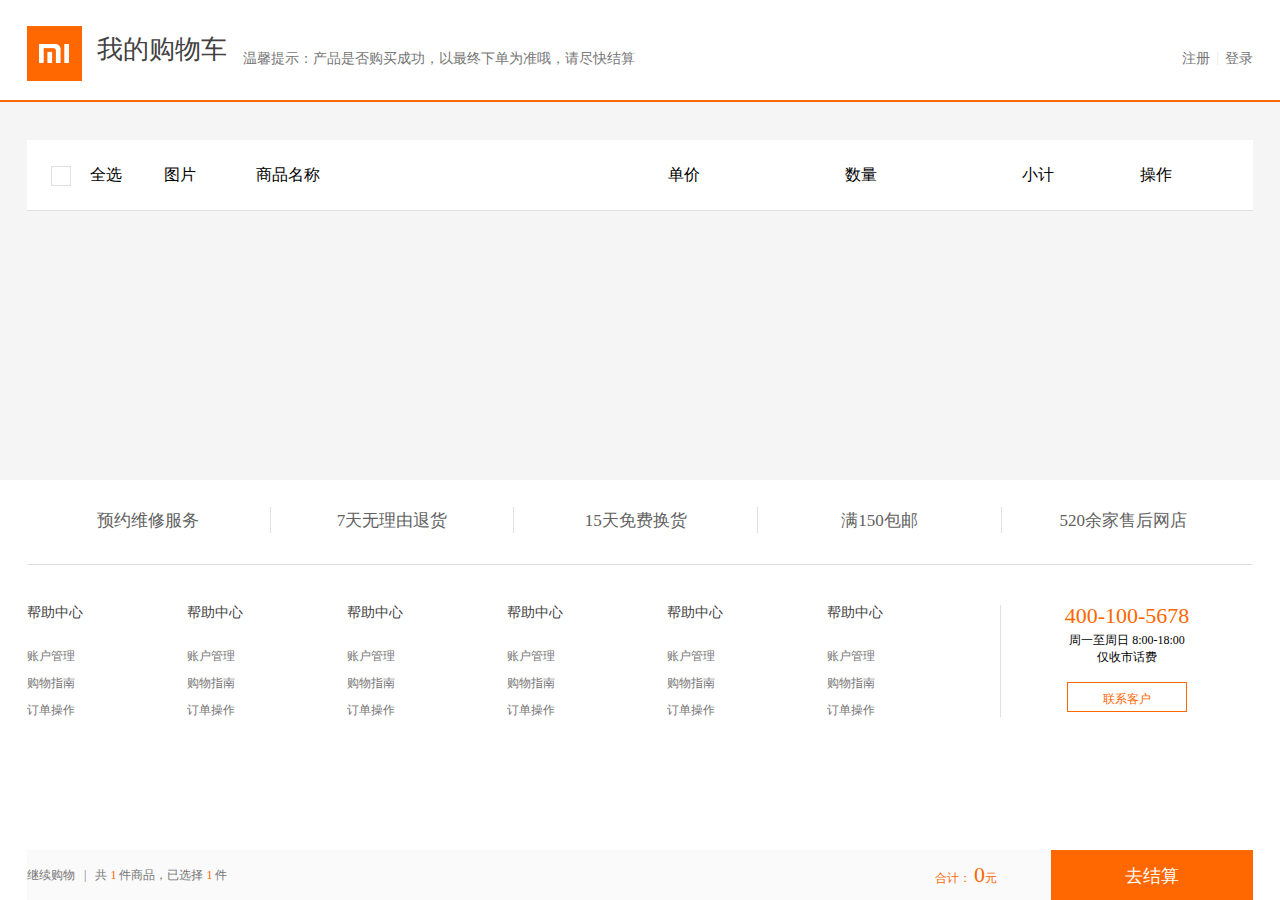
<file: shop_car.html>
<!DOCTYPE html>
<html>

	<head>
		<meta charset="UTF-8">
		<title>购物车</title>
		<link rel="stylesheet" type="text/css" href="css/shop_car.css" />
	</head>

	<body>
		<header>
			<div class="header_">
				<img src="images/logo_03.png" alt="" />
				<span class="myCar">我的购物车</span>
				<span class="msg">温馨提示：产品是否购买成功，以最终下单为准哦，请尽快结算</span>
				<a class="login" href="login.html">登录</a>
				<span class="item">|</span>
				<a class="register" href="register.html">注册</a>
			</div>
		</header>
		<main>
			<div class="top_shop">
				<div class="col_check">
					<i class="move_check move ">√</i> 全选
				</div>
				<div class="col_img">图片</div>
				<div class="col_name">商品名称</div>
				<div class="col_price">单价</div>
				<div class="col_num">数量</div>
				<div class="col_total">小计</div>
				<div class="col_action">操作</div>
			</div>

			<div class="compute">
				<span class="_next">继续购物
				&nbsp;&nbsp;|&nbsp;&nbsp;
				共 	<font id="numberShap">1</font> 件商品，已选择
					<font id="phoneShap">1</font> 件
				</span>
				<button class="goCompute">去结算</button>
				<span class="sum">合计：
				<font id="total_sum">0</font>元
				</span>
			</div>
		</main>
		<div class="container">
			<div class="footer-service">
				<ul>
					<li style="border: none;">
						<a href="">
							<i class="xm xm-buoumaotubiao46"></i>预约维修服务</a>
					</li>
					<li>
						<a href="#">
							<i class="xm xm-7tianwuliyoutuihuo"></i>7天无理由退货</a>
					</li>
					<li>
						<a href="#">
							<i class="xm xm-15tianwuliyoutuihuo"></i>15天免费换货</a>
					</li>
					<li>
						<a href="#">
							<i class="xm xm-liwuhuodong"></i>满150包邮</a>
					</li>

					<li>
						<a href="#">
							<i class="xm xm-dingwei1"></i>520余家售后网店</a>
					</li>
				</ul>
			</div>
		</div>
		<div class="list-service">
			<dl>
				<dt>
	                    <a href="#">帮助中心</a>
	                </dt>
				<dd>
					<a href="#">账户管理</a>
				</dd>
				<dd>
					<a href="#">购物指南</a>
				</dd>
				<dd>
					<a href="#">订单操作</a>
				</dd>
			</dl>
			<dl>
				<dt>
	                    <a href="#">帮助中心</a>
	                </dt>
				<dd>
					<a href="#">账户管理</a>
				</dd>
				<dd>
					<a href="#">购物指南</a>
				</dd>
				<dd>
					<a href="#">订单操作</a>
				</dd>
			</dl>
			<dl>
				<dt>
	                    <a href="#">帮助中心</a>
	                </dt>
				<dd>
					<a href="#">账户管理</a>
				</dd>
				<dd>
					<a href="#">购物指南</a>
				</dd>
				<dd>
					<a href="#">订单操作</a>
				</dd>
			</dl>
			<dl>
				<dt>
	                    <a href="#">帮助中心</a>
	                </dt>
				<dd>
					<a href="#">账户管理</a>
				</dd>
				<dd>
					<a href="#">购物指南</a>
				</dd>
				<dd>
					<a href="#">订单操作</a>
				</dd>
			</dl>
			<dl>
				<dt>
	                    <a href="#">帮助中心</a>
	                </dt>
				<dd>
					<a href="#">账户管理</a>
				</dd>
				<dd>
					<a href="#">购物指南</a>
				</dd>
				<dd>
					<a href="#">订单操作</a>
				</dd>
			</dl>
			<dl>
				<dt>
	                    <a href="#">帮助中心</a>
	                </dt>
				<dd>
					<a href="#">账户管理</a>
				</dd>
				<dd>
					<a href="#">购物指南</a>
				</dd>
				<dd>
					<a href="#">订单操作</a>
				</dd>
			</dl>
			<div class="list-servicer">
				<h2>400-100-5678</h2>
				<p>周一至周日 8:00-18:00
					<br> 仅收市话费
				</p>
				<h3>
	                    <i class="xm xm-duanxinxi"></i>联系客户</h3>
			</div>
		</div>

		</div>
		</div>
		<script src="js/jquery.min.js"></script>
		<script src="js/shop_car.js"></script>
	</body>

</html>
</file>
<file: css/common.css>
html { font-family:"微软雅黑";}
html,body,ul,li,ol,dl,dd,dt,p,h1,h2,h3,h4,h5,h6,form,fieldset,legend,img,input,figure,figcaption{margin:0;padding:0;}
h1,h2,h3,h4,h5,h6{font-size:16px;font-weight:normal;}
ul,ol,li{list-style:none;}
b,strong{font-weight:normal;}
em,i{font-style:normal;}
a,u{text-decoration: none;}
img{border:0;display:block;}
input{outline:none;}
</file>
<file: css/iconfont.css>
@font-face {font-family: "iconfont";
  src: url('iconfont.eot?t=1538633741554'); /* IE9*/
  src: url('iconfont.eot?t=1538633741554#iefix') format('embedded-opentype'), /* IE6-IE8 */
  url('[data-uri]') format('woff'),
  url('iconfont.ttf?t=1538633741554') format('truetype'), /* chrome, firefox, opera, Safari, Android, iOS 4.2+*/
  url('iconfont.svg?t=1538633741554#iconfont') format('svg'); /* iOS 4.1- */
}

.iconfont {
  font-family:"iconfont" !important;
  font-size:16px;
  font-style:normal;
  -webkit-font-smoothing: antialiased;
  -moz-osx-font-smoothing: grayscale;
}

.icon-shouji:before { content: "\3448"; }

.icon-bofang:before { content: "\e607"; }

.icon-fma:before { content: "\e60e"; }

.icon-guge:before { content: "\e614"; }

.icon-xinlang:before { content: "\e62e"; }

.icon-f:before { content: "\e661"; }

.icon-lipin:before { content: "\e608"; }

.icon-mifenqia:before { content: "\e505"; }

.icon-yijiuhuanxin:before { content: "\e50b"; }

.icon-sevenday:before { content: "\e501"; }

.icon-arrow-right:before { content: "\e508"; }

.icon-huafeichongzhi:before { content: "\e615"; }

.icon-jiantou:before { content: "\e506"; }

.icon-xiangqing-shiwutiantui:before { content: "\e6af"; }

.icon-weixiu:before { content: "\e502"; }

.icon-dingwei:before { content: "\e503"; }
</file>
<file: css/login.css>
html { font-family:"微软雅黑";}
body,ul,ol,li,p,h1,h2,h3,h4,h5,h6,form,fieldset,table,td,img,div,dl,dt,dd,input,figure{margin:0;padding:0;}
body{-webkit-overflow-scrolling:touch;text-align:left;max-height: 100%;}
a,a:hover{ text-decoration: none; outline: none;}
ul,li,ol{list-style:none;}
img{ border: none; max-width:100%; }
input,select,textarea{border:none;outline:none;background:none;}
em,i{font-style:normal}
h1,h2,h3,h4,h5,h6{font-weight:normal}
#head{width: 100%;height: 98px;}
.top{width: 1130px;margin: 0 auto;}
#banner{width: 100%;height: 486px;background: url(../images/denglu.jpg) no-repeat top center;
    background-size: 2560px 600px;}
.banner_box{width: 1130px;margin: 0 auto;position: relative;}
.banner_box .form,.form_sm{width: 410px;height: 500px;background: #fff;
    position: absolute;right:0;top: 32px;text-align: center;}
.form_sm{display: none;}
.form h2 a,.form_sm h2 a{font-size: 24px;float: left;width: 205px;text-align: center;display: block;
    margin: 30px 0 27px;color: #666;}
.form a:hover,.form_sm a:hover{color: #f66600;}
.form h2:first-child a{border-right: 1px solid #ccc;width: 204px;color: #f66600;}
.form_sm h2:first-child a{border-right: 1px solid #ccc;width: 204px;}
.form_sm h2:nth-child(2) a{color:#f66600;}
.form_sm img{width: 180px;height: 180px;margin-top: 125px;}
.form_sm .text{font-size: 12px;color: #757575;margin-top: 22px;}
.form_sm .text a{font-size: 12px;color: #f66600;height: 16px;}
.form_sm p{font-size: 12px;color: #757575;}
.form_box{width: 410px;text-align: center;}
.form_box input{width: 320px;height:50px;border: 1px solid #ccc;margin: 8px auto;
    padding:0 15px;color: #ccc;font-size: 14px;}
.form_box .login-btn{width: 350px;height: 50px;background: #f66600;border: 0;
    color: #fff;text-align: center;margin-top: 16px;}
.p1{width: 130px;font-size: 14px;text-align: left;margin-left: 32px;
    margin-top: 12px;float: left;}
.p1 a{color: #f66600;}
span{width:150px;font-size: 14px;float: right;display: block;
    height: 24px;margin-top: 12px;margin-right: 10px;}
span p{float: left;width: 70px;text-align: center;}
span .p2{border-right: 1px solid #666;width: 65px;}
span a{color: #666;}
span a:hover{color: #f66600;}
.banner_foot{width: 310px;margin: 0 auto;margin-top: 125px;}
.ft_top{border-top: 1px solid #e0e0e0;padding-top: 10px;width: 310px;font-size: 14px;
color: #ccc;}
fieldset{border: 0;}
.icon{width: 212px;height: 30px;margin: 10px auto;}
.icon .qq,.wbo,.wx,.zfb{width: 30px;height: 30px;float: left;margin-right:30px; }
.icon .qq{background:#0288d1;border-radius: 50%;}
.icon .wbo{background: #d32f2f;border-radius: 50%;}
.icon .zfb{background: #00aaee;border-radius: 50%;}
.icon .wx{background: #00d20d;border-radius: 50%;}
.qq div,.wbo div,.wx div,.zfb div{margin:5px auto;width:14px;height:18px;
    background: url(../images/icons_type.png) no-repeat -21px center;}
.icon .wx{margin-right: 0;}
.wbo div{background: url(../images/icons_type.png) no-repeat -38px center;width: 18px;}
.zfb div{background: url(../images/icons_type.png) no-repeat -57px center;width: 25px;}
.wx div{background: url(../images/icons_type.png) no-repeat -84px center;width: 23px;}
#footer{width: 100%;}
#footer_box{width: 1130px;margin: 0 auto;}
#footer ul{width: 341px;margin: 0 auto;margin-top:180px;font-size: 14px;height: 24px;line-height: 24px;}
#footer ul li{float: left;}
#footer ul li a{display: block;padding:0 14px;border-right: 1px solid #e0e0e0;color:#666;}
#footer ul li a:hover{color: #f66600;}
#footer .footer_bottom{width: 100%;}
#footer p{width: 570px;font-size: 14px;margin: 10px auto;height: 24px;line-height: 24px;color:#666;}
#footer img{width: 20px;height: 20px;}
.active{display: none;}
</file>
<file: css/register.css>
body{background: #f9f9f9;}
#box{width: 855px;background: #fff;margin: 0 auto;}
#head{width: 50px;height: 50px;margin: 0 auto;}
.form_box{width: 410px;text-align: center;margin: 48px auto;margin-bottom:10px;overflow: hidden;}
.form_box h2{font-size: 30px;margin-bottom: 20px;}
.form_box input{width: 320px;height:50px;border: 1px solid #ccc;margin: 8px auto;
    padding:0 15px;color: #ccc;font-size: 14px;}
.form_box button{width: 350px;height: 50px;background: #f66600;border: 0;
    color: #fff;text-align: center;margin-top: 16px;}
.form_box p{font-size: 12px;color: #333;text-align: left;margin-left: 30px;margin-top: 22px;} 
.form_box .p2{margin-top: 0;color: #f66000;display:none;}
.form_box .p3{margin-top: 14px;}
/*.form_box img{width: 20px;height: 20px;float: left;}*/
.form_box .p5{color:#ff6700;margin-top:0px;float: left;display:none;}
.form_box .p4{color:#9d9d9d;line-height: 20px;height: 20px;float: left;margin: 80px 30px 40px;}
.form_box .p4 a{font-size: 14px;color: #333;font-weight: bold;}
#footer{width: 100%;}
#footer_box{width: 1130px;margin: 0 auto;}
#footer ul{width: 341px;margin: 0 auto;font-size: 14px;height: 24px;line-height: 24px;}
#footer ul li{float: left;}
#footer ul li a{display: block;padding:0 14px;border-right: 1px solid #e0e0e0;color:#666;}
#footer ul li a:hover{color: #f66600;}
#footer .footer_bottom{width: 100%;}
#footer p{width: 570px;font-size: 14px;margin: 10px auto;height: 24px;line-height: 24px;color:#666;}
#footer img{width: 20px;height: 20px;}
</file>
<file: css/shop_car.css>
html { font-family:"微软雅黑";}
body,ul,ol,li,p,h1,h2,h3,h4,h5,h6,form,fieldset,table,td,img,div,dl,dt,dd,input,figure{margin:0;padding:0;}
body{-webkit-overflow-scrolling:touch;text-align:left;max-height: 100%;}
a,a:hover{ text-decoration: none; outline: none;}
ul,li,ol{list-style:none;}
img{ border: none; max-width:100%; }
input,select,textarea{border:none;outline:none;background:none;}
em,i{font-style:normal}
h1,h2,h3,h4,h5,h6{font-weight:normal}

header{
	height: 100px;
	width: 100%;
	border-bottom: 2px solid #ff6700;
}
.header_
{
	height: 100px;
	width: 1226px;
	margin: 0 auto;
}
.header_ span{
	display: block;
	
}
.header_ img{
	margin-top: 26px;
	height: 55px;
	width: 55px;
	display: block;
	float: left;
}
.header_ .myCar
{
	margin-left: 15px;
	color: #424242;
	font-size: 26px;
	display: block;
	float:left;
	height: 100px;
	line-height: 100px;
}
.header_ .msg
{
	margin-left: 16px;
	margin-top: 50px;
	font-size: 14px;
	display: block;
	float:left;
	color:#757575;
}
.login,.item,.register
{
	float:right;
	font-size:14px ;
	color:#757575 ;
	margin-top: 50px;
}
.header_ .item{
	
	color: #f1e7e1;
	margin:50px 6px 0;
}

main	
{
	min-height: 340px;
	width: 100%;
	background: #f5f5f5;
	padding-top: 38px;
}
.top_shop{
	height: 45px;
	width: 1226px;
	margin:0 auto;
	background: #fff;
	padding-top: 25px;
	border-bottom: 1px solid #e0e0e0;
}
.top_shop div{
	float: left;
	font-size: 16px;
	color: #000;

}
.move_check{
	display: inline-block;
	height: 18px;
	width: 18px;
	line-height: 18px;
    border: 1px solid #e0e0e0;
    margin-left: 24px;
    color: #fff;
    font-size: 20px;
    text-align: center;
    vertical-align: middle;
    cursor: pointer;
    margin-right: 15px;
}
.move{
	background-color: #fff;
	color: #fff;
}
.active
{
	background-color: #ff6700;
	color: white;
}
.col_img{
	margin-left: 42px;
}
.col_name{
	margin-left: 60px;
}
.col_price{
	margin-left: 348px;
}
.col_num
{
	margin-left: 145px;
}
.col_total{
	margin-left: 145px;
}
.col_action{
	margin-left: 86px;
}
/*添加的商品*/
.shopGoods
{
	width: 1200px;
	margin:0 auto;
	height: 86px;
	background: #fff;
	padding: 15px 26px 15px 0;
	border-bottom: 1px solid #e0e0e0;
}
.shopGoods div{
	float:left;
	height: 86px;
	line-height: 86px;
}
.shop_check
{
	width: 110px;
}
.Gou
{
	display: inline-block;
	height: 18px;
	width: 18px;
	line-height: 18px;
    border: 1px solid #e0e0e0;
    margin-left: 24px;
    
    color: #fff;
    font-size: 20px;
    text-align: center;
    vertical-align: middle;
    cursor: pointer;
}
.shop_img
{
	width: 120px;	
	text-align: center;
	
}
.shop_name
{
	width: 100px;
	line-height: 86px;
}
.shop_color
{
	width:280px;
	line-height: 86px;
}
.shop_price
{
	width: 129px;
padding-left: 30px;
font-size: 13px;
	
}
.shop_num
{
	width: 150px;
	padding-top:25px;
}
.shop_total
{
	width: 131px;
	padding-left: 70px;
	font-size: 13px;
	color: #ff6700;
}
.shop_action
{
	width: 80px;
	cursor: pointer;
}
#count
{
	text-align: center;
	height: 38px;
	border: 1px solid #e0e0e0;
}
#count span{
	height: 38px;
	line-height: 38px;
	display: block;
	float: left;
}
#number{
	width: 68px;
	color: #424242;
	text-align: center;
}
.add,.minus{
	text-align: center;
	width: 38px;	
	cursor: pointer;
}
/*结算*/

.compute{
	width: 1226px;
	height: 50px;
	position: fixed;
	bottom: 0;
	left: 50%;
	transform:translate(-50%,0);
	background: #fafafa;
}
._next{
	display: block;
	float: left;
	height: 50px;
	line-height: 50px;
	font-size: 12px;
	color: #757575;
}
#numberShap,#phoneShap{
	color: #ff6700;
}
.sum{
	display: block;
	float: right;
	height: 50px;
	line-height: 50px;
	font-size: 12px;
	color: #ff6700;
}
#total_sum
{
	margin-top: 11px;
	line-height: none;
	font-size:22px ;
}
.goCompute
{
	height: 50px;
	width: 202px;
	float: right;
	display: block;
	border: none;
	background: #ff6700;
	line-height: 50px;
	color: #fff;
	font-size: 18px;
	margin-left: 54px;
}
.footer-service{
    padding: 27px 0;
    height: 30px;
    width: 1226px;
    border-bottom: 1px solid #e0e0e0;
    margin: 0 auto;
}
.footer-service ul{
    height: 25px;
    font-size: 16px;
    line-height: 25px;
}
.footer-service ul li{
    border-left: 1px solid #e0e0e0;
    width: 19.8%;
    text-align: center;
    float: left;
}
.footer-service ul li a:hover{
    color: #ff6700;
}
.footer-service ul li a{
    font-size: 17px;
    color: #616161;
}
.footer-service ul i{
    font-size: 20px;
}
.list-service{
    height: 192px;
    margin: 0 auto;
    width: 1226px;
}
.list-service dl{
    width: 160px;
    height: 112px;
    float: left;
    margin: 40px 0;
}
.list-service dt{
    margin: -1px 0 26px;
    font-size: 14px;
    line-height: 1.25;
}
.list-service dt a {
	color: #424242;
	
}
.list-service dd a{
	
	color: #757575;
}
.list-service dd{
    margin: 10px 0 0;
    font-size: 12px;
}
.list-service dd a:hover{
    color: #ff6700;
    
}
.list-servicer{
    width: 252px;
    height: 112px;
    float: right;
    margin: 40px 0;
    text-align: center;
    border-left: 1px solid #e0e0e0;
}
.list-servicer h2{
    margin: 0 0 5px;
    font-size: 22px;
    line-height: 1;
    color: #ff6700;
}
.list-servicer p{
    margin: 0 0 16px;
    font-size: 12px;
}
.list-servicer h3{
    width: 118px;
    height: 28px;
    font-size: 12px;
    line-height: 28px;
    color: #ff6700;
    border: 1px solid #ff6700;
    margin-left: 66px;
}
.list-servicer h3 i{
    font-size: 18px;
    font-weight: 600;
}
.list-servicer h3:hover{
    background: #ff6700;
    color: #fff;
}
</file>
<file: css/index.css>
/*reset*/
html,body,ul,li,ol,dl,dd,dt,p,h1,h2,h3,h4,h5,h6,form,fieldset,legend,img,input,figure,figcaption{margin:0;padding:0;}
h1,h2,h3,h4,h5,h6{font-size:16px;font-weight:normal;}
ul,ol,li{list-style:none;}
b,strong{font-weight:normal;}
em,i{font-style:normal;}
a,u{text-decoration: none;}
img{border:0;display:block;}
input{outline:none;}

/*顶部广告*/
.top-banner{width: 100%;height:120px;background-repeat: no-repeat;background-position: center 0;}
/*顶部导航*/
#top{width: 100%;height: 40px;background: #333;}
.nav-top{width: 1226px;height: 40px;margin:0 auto;font-size: 12px;}
  /*顶部左导航*/
.nav-top .left_nav{height: 40px;float: left;}
.left_nav li{float: left;}
.nav-top a{color: #b0b0b0;line-height: 40px;text-align: center;}
.nav-top .sep{margin: 0 .5em;color: #424242;}
.nav-top a:hover{color:white}
  /*顶部右导航*/
.nav-top .right_nav{width: 285px;height: 40px;float: right;}
.right_nav li{float: left;}
.right_nav li a{display:block;width: 40px;height:40px;margin-right:0;box-shadow:none;background: url(../images/bg1.jpg) no-repeat right center;}
.right_nav li:nth-child(3) a{width: 85px;}
.nav-top .right_nav li:nth-child(4) a{width: 79px;background:#424242 url(../images/bg1.png) no-repeat 17px center;padding-left: 41px;}

/* main导航 */
#main_nav{width: 100%;}
.main_nav{width:1226px;height: 100px;margin: 0 auto;margin: 0 auto;}
.main_nav .main_navLeft{width: 109px;height: 100px;float: left;}
.main_nav .main_navLeft img{width: 55px;height: 55px;margin:22px 0 22px 0;}
.main_nav .main_navCenter{width: 596px;height: 100px;float: left;margin-left: 162px;}
.main_navCenter li{float: left;}
.main_navCenter li a{display: block;line-height: 100px;font-size: 14px;margin-right: 20px;color: #333;}
.main_navCenter li:nth-child(1) a{width: 64px;position: relative;}
.first_ul{width: 100%;height: 300px;position: absolute;background: #fff;
	left: 0;top: 260px;border-top: 1px solid #ccc;display: flex;}
.first_ul li{float: left;text-align: center;align-self: center;
	width: 250px;position: relative;border-right: 1px solid #ccc;}
.first_ul li img{width: 150px;height: 160px;margin-top: 40px;margin-left:50px;}
.first_ul li p{color: #f66000;width: 98px;height: 30px;
	border: 1px solid #f66000;line-height: 30px;position: absolute;top: 0px;left:75px;}
.first_ul .child_last{border: 0;}
.first_ul h3{font-size: 16px;text-align: center;}
.first_ul span{color: #f66000;font-size: 14px;}
.first_ul{display: none;z-index: 10;}
.main_navCenter li a:hover{color: red;}
/*.main_navCenter .li1:hover .first_ul{display: block}*/
.main_navRight{width: 297px;height: 100px;float: left;margin-left:62px;position: relative;}
.main_navRight .text{width: 243px;height: 48px;margin-top:26px;float: left;border: 1px solid #e0e0e0;position: relative;}
.main_nav .main_navRight .submit{width: 52px;height:50px;
	background:url(../images/search_03.png) no-repeat;border: 1px solid #e0e0e0;margin-top:26px;border-left: 0;}
.search-list {display: none;position: absolute;top: 76px;right: 54px;width: 243px;z-index: 1000;}
.search-list > li {color: #000;font: 14px arial;line-height: 22px;padding: 0 8px;background: white;cursor: pointer;}
.search-list > li:hover {background-color: #eee;}
/* banner */
/* left */
#banner{width: 1226px;height: 442px;background: #ccc;margin: 0 auto;overflow: hidden;position: relative;}
#banner .banner_nav{z-index:100;width: 235px;height: 442px;background:rgba(0, 0, 0, 0.7);position: absolute;}
/*.banner_nav{width: 234px;background: #490000;height: 460px;position: absolute;z-index: 10;}*/
.banner_nav li{position: relative;height: 42px;}
.icon-arrow-right{color: #fff;position: absolute;right: 20px;top: 12px;}
.banner_nav li a{display: block;width: 204px;padding-left: 30px;
	font-size: 12px;line-height: 42px;color: #fff;}
.banner_nav>li:nth-child(1){padding-top: 20px;}
.banner_nav li:nth-child(1) .icon-arrow-right{top: 32px;}
.banner_nav li a:hover{background: #ff6700}
.banner_nav li:nth-child(2):hover .nav2None{display: block;z-index: 10;}
.banner_nav .banner_nav2{position: relative;}
.banner_nav .banner_nav2 .nav2None{width: 795px;height:460px;background:#fff;position: absolute;
           left: 234px;top: -62px;display:none;}
.banner_nav2 .nav2None .first,.second,.third{width: 180px;height: 460px;float: left;margin-left: 87px;}
.banner_nav2 .nav2None .first{margin-left: 20px;}
.banner_nav .nav2None li a{display: block;height: 40px;width: 180px;margin-left: 20px;font-size: 14px;color: #353535;
	 margin-top: 22px;background: none;}
.banner_nav .nav2None li a:hover{color: red;}
.nav2None .first li:nth-child(1){background: url(../images/img1_1.jpg) no-repeat left bottom;}
.nav2None .first li:nth-child(2){background: url(../images/img1_1.jpg) no-repeat left bottom;}
.nav2None .first li:nth-child(3){background: url(../images/img1_1.jpg) no-repeat left bottom;}
.nav2None .first li:nth-child(4){background: url(../images/img2_2.jpg) no-repeat left bottom;}
.nav2None .first li:nth-child(5){background: url(../images/img3_3.jpg) no-repeat left bottom;}
.nav2None .first li:nth-child(6){background: url(../images/img4.jpg) no-repeat left bottom;}
.nav2None .second li:nth-child(1){background: url(../images/img4.jpg) no-repeat left bottom;}
.nav2None .second li:nth-child(2){background: url(../images/img5.jpg) no-repeat left bottom;}
.nav2None .second li:nth-child(3){background: url(../images/img6.jpg) no-repeat left bottom;}
.nav2None .second li:nth-child(4){background: url(../images/img7.jpg) no-repeat left bottom;}
.nav2None .second li:nth-child(5){background: url(../images/img8.jpg) no-repeat left bottom;}
.nav2None .second li:last-child{background: url(../images/img9.jpg) no-repeat left bottom;}
.nav2None .third li:last-child{background: url(../images/img10.jpg) no-repeat left bottom;}

#banner .ul{width: 6130px;height: 442px;position: absolute;left: 0;top: 0;}
#banner .ul li{float: left;}
#banner .ul img{width: 1226px;height: 100%;float: left;}
.ol{width: 200px;height: 20px;position: absolute;right: 100px;bottom: 20px;}
.ol li{width: 20px;height: 20px;border-radius: 50%;text-align:center;line-height:20px;
	background: rgba(255,255,255,0.7);color:#000;margin-right: 10px;
	float: left;cursor: pointer;}
.ol .active{background: rgba(255,255,255,0.4);}

/*服务功能*/
#service{width: 1226px;height:170px;margin: 19px auto;}
.service_left{width:234px;height: 170px;background: #5f5750;float: left;}
.service_left li{float: left;}
.service_left li a{display:block;width: 76px;height: 24px;color: #cdcac8;font-size: 12px;
	text-align: center;padding-top: 60px;background: url(../images/images1.jpg) no-repeat center;}
.service_left li:nth-child(1) a{border-bottom:1px solid #665e57;}
.service_left li:nth-child(2) a{border:1px solid #665e57;border-top: 0;background: url(../images/images2.jpg) no-repeat center;}
.service_left li:nth-child(3) a{border-bottom:1px solid #665e57;background: url(../images/images3.jpg) no-repeat center;}
.service_left li:nth-child(4) a{border-right:1px solid #665e57;background: url(../images/images4.jpg) no-repeat center;}
.service_left li:nth-child(5) a{border-right:1px solid #665e57;background: url(../images/images5.jpg) no-repeat center;}
.service_left li:nth-child(6) a{border:0;background: url(../images/images6.jpg) no-repeat center;}
.service_left li a:hover:hover{color:#fff;}
.service_right{float: left;margin-left: 15px;}
.service_right a{display: block;width: 316px;height: 170px;float: left;margin-right: 14px;-webkit-transition: -webkit-box-shadow .2s linear;
    transition: box-shadow .2s linear;}
.service_right img{width: 100%;height: 100%;}
.service_right a:nth-child(3){margin: 0;float: right;}
.service_right a:hover{box-shadow: 5px 5px 5px #ccc;}

/* 小米闪购 */
.mi_shopping{width: 1226px;height: 380px;margin: 0 auto;}
.mi_shopping p{font-size: 22px;line-height: 22px;margin-bottom: 19px;margin-top:44px;}
.mi_shopping .shopCase{width: 1226px;height:340px;}
.mi_shopping .shopCase li{float: left;text-align: center;}
.mi_shopping .shopCase li a{width: 234px;height: 339px;display: block; background: #fafafa;margin-right: 14px;
border-top:1px solid #ffac13;text-align: center;}
.mi_shopping .shopCase li a img{padding-top:56px;display: inline-block;}
.mi_shopping .shopCase li:nth-child(2) a img{padding-top:57px;}
.mi_shopping .shopCase li:nth-child(3) a img{padding-top: 54px;}
.mi_shopping .shopCase li:nth-child(4) a img{padding-top: 80px;padding-bottom: 18px;}
.mi_shopping .shopCase li:nth-child(5) a img{padding-top: 52px;}

.mi_shopping .shopCase li:nth-child(2) a{border-color: #83c44e;}
.mi_shopping .shopCase li:nth-child(3) a{border-color: #2196f3;}
.mi_shopping .shopCase li:nth-child(4) a{border-color: #e53935;}
.mi_shopping .shopCase li:nth-child(5) a{border-color: #00c0a5;}
.mi_shopping .shopCase li:last-child a{margin: 0;float: right;}

.mi_shopping .shopCase .p1{font-size: 12px;color:#212121;line-height:12px;padding-top: 52px;margin: 0px;}
#con .mi_shopping .shopCase li:nth-child(2) .p1{padding-top: 48px;}
#con .mi_shopping .shopCase li:nth-child(3) .p1{padding-top: 49px;}
#con .mi_shopping .shopCase li:nth-child(4) .p1{padding-top: 66px;}
#con .mi_shopping .shopCase li:nth-child(5) .p1{padding-top: 46px;}
.mi_shopping .shopCase .p2{font-size: 12px;color:#b0b0b0;line-height:12px;margin-top:11px;}
.mi_shopping .shopCase .p3{font-size: 12px;color: red;line-height: 12px;margin-top: 20px;}
.shopCase .first_li .p1{font-size: 18px;color: #f66000;}
.shopCase .first_li .p3{font-size: 12px;color: #333;}
.first_li .time{color:#fff;font-size:24px;line-height:46px;text-align:center;width: 46px;height: 46px;background: #605751;margin-top:20px;margin-right: 15px;float: left;}
.first_li .time1{margin-left: 33px;}

/*中间广告*/
.cons1{width: 1226px;height: 120px;margin: 40px auto;}
.cons1 img{width: 100%;height: 100%;}
/* jiad */
#con_box{width: 100%;background: #f5f5f5;}
#content2{width: 1226px;background:#f5f5f5;margin:0 auto;margin-top: 40px;}
#phone,#jiadian,#tuijian,#vedio{width: 1226px;height: 656px;margin: 0 auto;}
#phone .con_top,#jiadian .con_top,#tuijian .con_top,#vedio .con_top{width: 1226px;height: 81px;
	position: relative;}
#phone .con_top p,#jiadian .con_top p,#tuijian .con_top p,#vedio .con_top p{font-size: 22px;float:left;line-height: 22px;color: #333;
	padding-top: 40px;padding-bottom: 19px;}
#phone .con_top a,#jiadian .con_top a,#vedio .con_top a{display:block;font-size: 16px;float: right;line-height: 16px;
	margin-right: 30px;padding-top: 40px;padding-bottom: 19px;color: #333;}
#phone .con_top i,#jiadian .con_top i,#vedio .con_top i{position: absolute;right: 10px;top: 40px;}
#phone .con_top a:hover,#jiadian .con_top a:hover,#vedio .con_top a:hover{color: #f66000;}
#phone .left4,#jiadian .left4{width: 235px;height: 595px;float: left;}
#phone .left4 a,#jiadian .left4 a{display: block;float:left;width: 235px;height: 595px;
	-webkit-transition: all .2s linear;transition: all .2s linear;}
#phone .left4 a:hover,#jiadian .left4 a:hover{box-shadow: 5px 5px 5px #ccc;}
#phone .left4 img,#jiadian .left4 img{width: 100%;height: 100%;}
.right4{width: 991px;height: 656px;float: left;}
.right4 li{-webkit-transition: all .2s linear;transition: all .2s linear;
	text-align:center;float: left;width: 234px;height: 291px;background: #fff;
	margin:0 14px 14px 0;position: relative;}
.right4 li:hover{box-shadow: 5px 5px 5px #ccc;}
.right4 li:nth-child(4),.right4 li:nth-child(8){margin-right: 0;}
.right4 li:nth-child(1),.right4 li:nth-child(5){margin-left: 13px; }
.right4 li a{display: block;width:120px;height:140px;background: #fff;margin: 30px auto;}
.right4 li a img{width: 100%;height:100%}
.right4 li h3{font-size: 14px;color: #333;line-height: 24px;}
#phone .right4 li h3 p,#jiadian .right4 li h3 p,#tuijian .right4 li h3 p{padding:0;font-size: 12px;color: #666;margin: 0;height: 24px;line-height: 24px;}
#phone .right4 li h3 span,#jiadian .right4 li h3 span,#tuijian .right4 li h3 span{diplay:block;color: #f66000;line-height: 30px;}
#jiadian .left4 a{display: block;width: 235px;height: 291px;margin-bottom: 14px;}
#jiadian .right4 .right4_box{height: 100px;width: 234px;background: #f66000;
	position: absolute;z-index:2;left: 0;bottom: 0;color: #fff;text-align: left;display: none;}
.right4_box h5{font-size: 16px;padding: 15px;}
.right4_box h6{font-size: 14px;color: #ffb380;padding: 0 15px;}
#jiadian .right4 li:hover .right4_box{display: block;}
#content2 .swiper-container {width: 1226px;height: 300px;overflow: hidden;}
#tuijian{height: 400px;}
#tuijian .ul{width: 1226px;height: 291px;}
#tuijian .right4{width: 1226px;height: 300px;}
#tuijian .right4 li:first-child{margin-left: 0;}
#tuijian .ul .right4 li:nth-child(5){float: left;margin-left: 14px;margin-right: 0;}
#vedio .con_top{height: 60px;}
#vedio .con_top p,#vedio .con_top a{padding: 0;}
#vedio .con_top a i{top: 0px;}
#vedio .vedio_box{width: 1226px;height: 285px;}
#vedio .vedio_box li{text-align:center;width: 296px;height: 285px;float: left;
	background: #fff;margin-right: 14px;-webkit-transition: all .2s linear;
	transition: all .2s linear;}
#vedio .vedio_box li:hover{box-shadow: 5px 5px 5px #ccc;}
#vedio .vedio_box li:last-child{margin-right: 0;}
#vedio .vedio_box li a{display: block;width: 296px;height: 180px;position: relative;}
#vedio .vedio_box li a img{width: 100%;height: 100%;}
.vedio_box li h3{font-size: 16px;margin-top: 32px;}
.vedio_box li p{font-size: 14px;color: #b0b0b0;margin-top: 10px;}
.vedio_box li i{position: absolute;left: 20px;bottom: 10px;color: #fff;}
.vedio_box li i:hover{color: #f66000;}
#footer_top{width: 1226px;height: 270px;background: #fff;margin-top: 60px;overflow: hidden;}
#footer_top .top_f{width: 1226px;height: 25px;padding: 27px 0;border-bottom: 1px solid #ccc;}
#footer_top .top_f li{width: 244px;height: 25px;text-align: center;border-right: 1px solid #ccc;
	float: left;}
#footer_top .top_f li:last-child{border: 0;}
.top_f li a{color: #666;display: block;position: relative;font-size: 16px;}
.top_f li a i{position: absolute;left: 50px;top: 3px;}
.top_f li:last-child a i{left: 45px;}
.top_f li a:hover{color: #f66000;}
.b_f{width: 960px;margin-top: 35px;border-right: 1px solid #ccc;height: 120px;float: left;}
.b_f li{width: 160px;float: left;text-align: center;}
.b_f li .b_fbox li{width: 160px;}
.b_f li .b_fbox li:first-child{font-size: 14px;color: #333;margin-bottom: 30px;}
.b_fbox li a{font-size: 14px;color: #666;line-height: 24px;}
.b_fbox li a:hover{color: #f66000;}
.b_left{width: 265px;height: 120px;float: left;text-align: center;margin-top: 35px;}
.b_left h2{font-size: 24px;color: #f66000;}
.b_left p{font-size: 14px;color: #666;line-height: 24px;}
.b_left span{width: 120px;height: 30px;display: block;border: 1px solid #f66000;
	line-height: 30px;font-size: 16px;margin: 10px auto;color: #f66000;}
	

.side_nav{
	height:128px;
}
.side_nav li{
	width:30px;
	height:40px;
	border:1px solid #ccc;
	position: relative;
}
.side_nav li p{
	width:80px;
	height:20px;
	border: 1px solid #ccc;
	position: absolute;
	left:-90px;
	top:10px;
	text-align: center;
	display: none;
	background: white;
}
</file>
